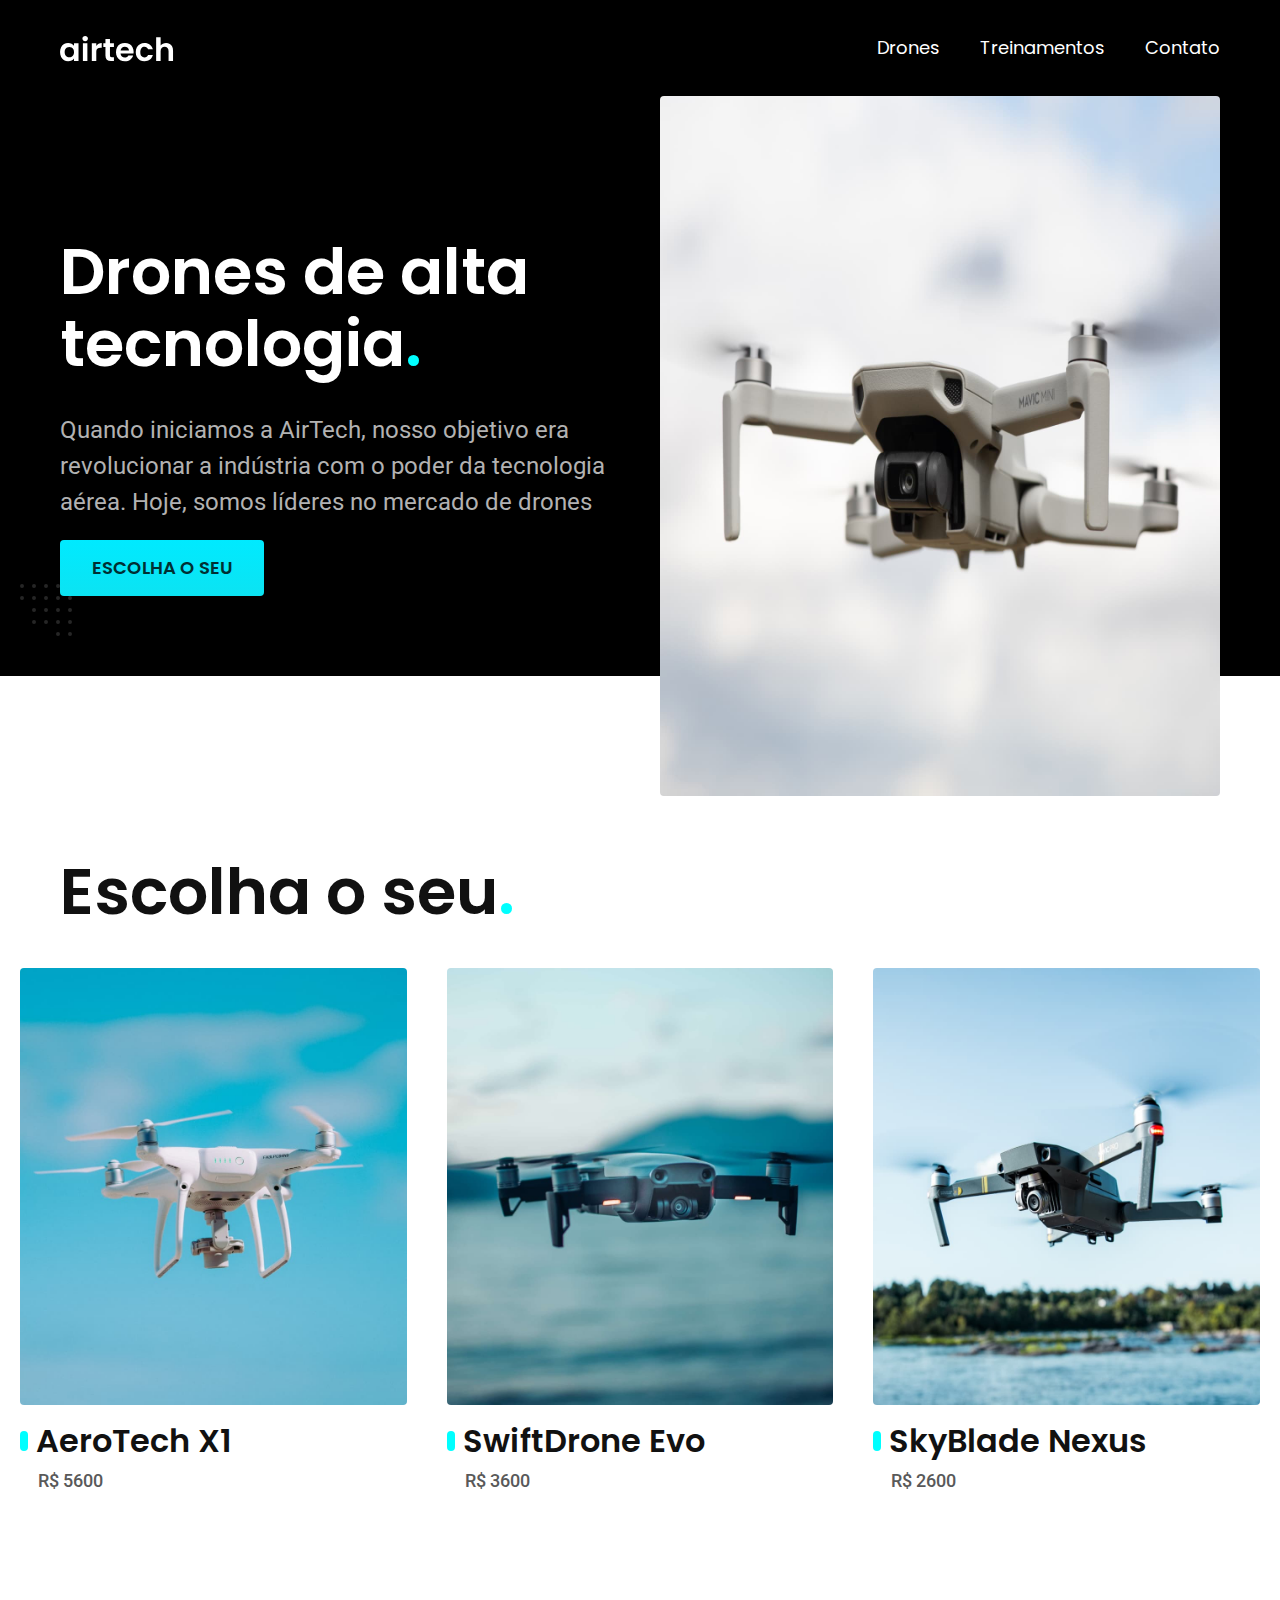
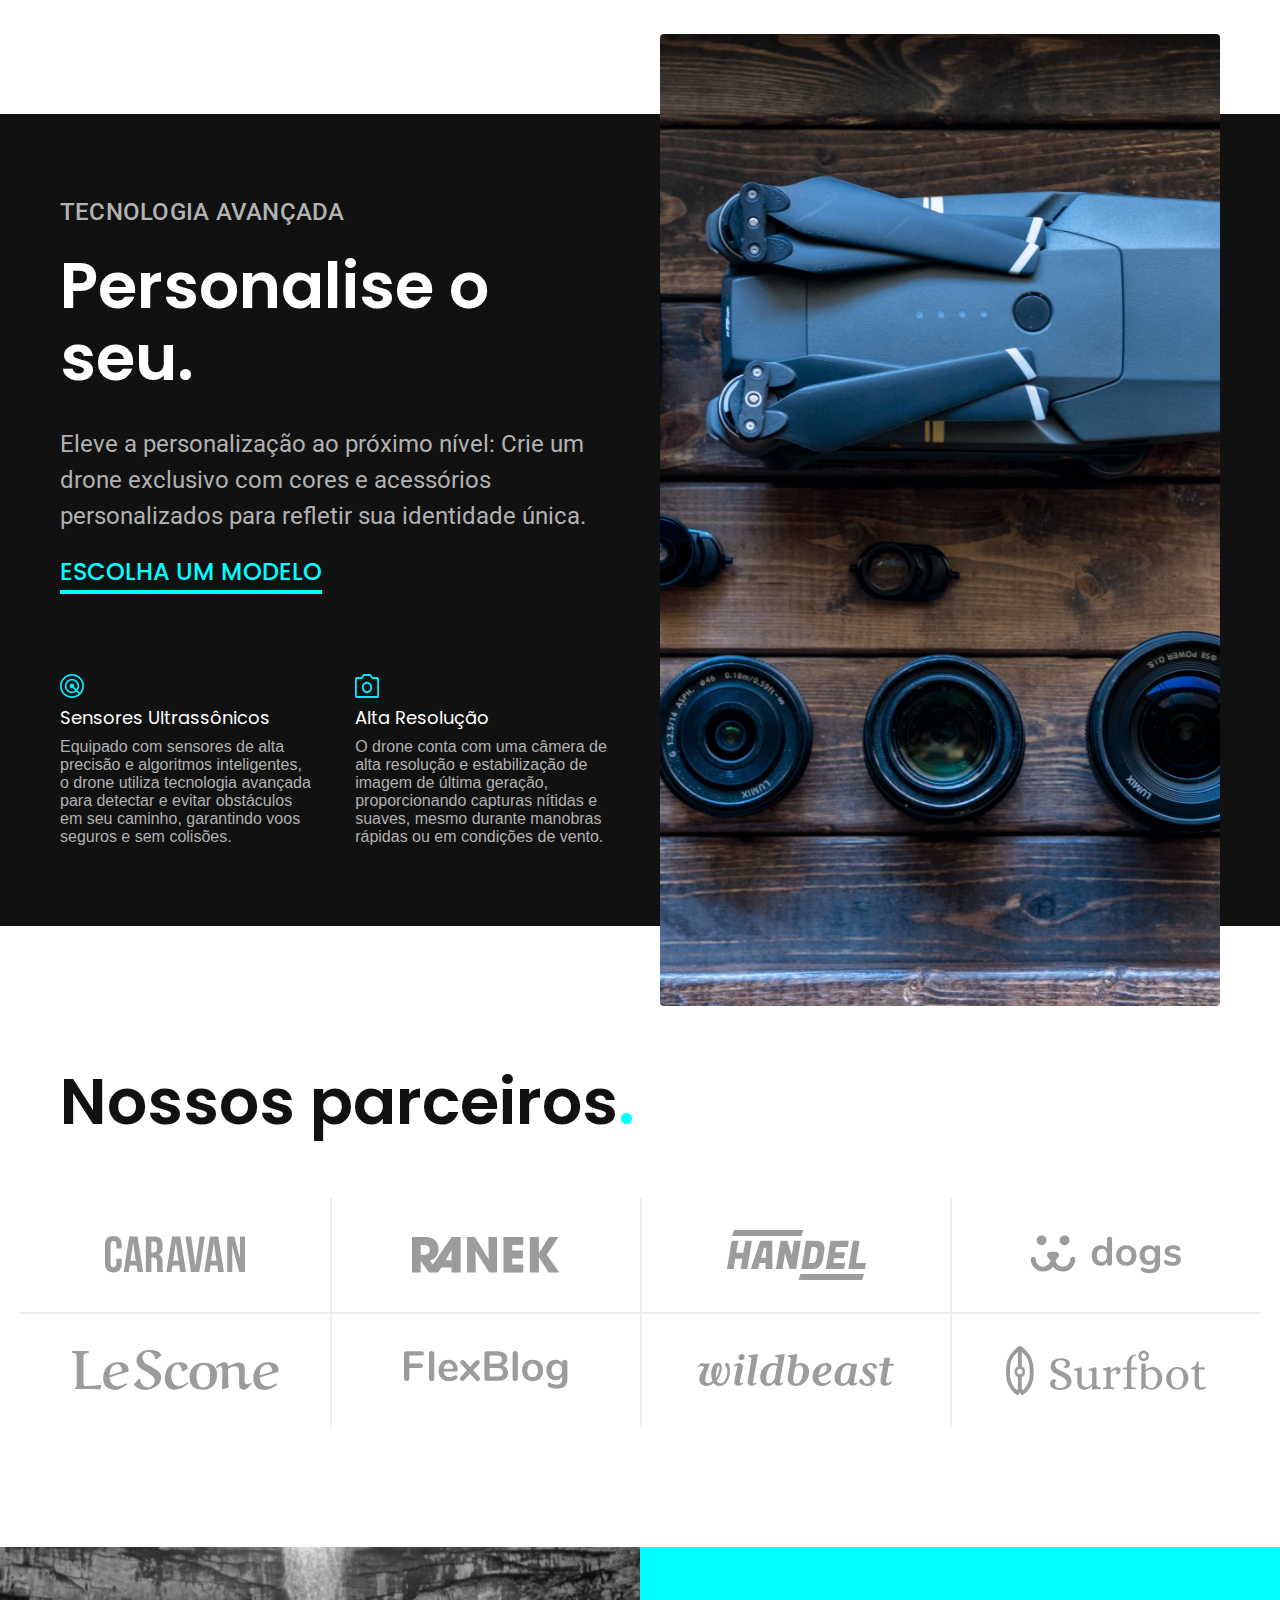
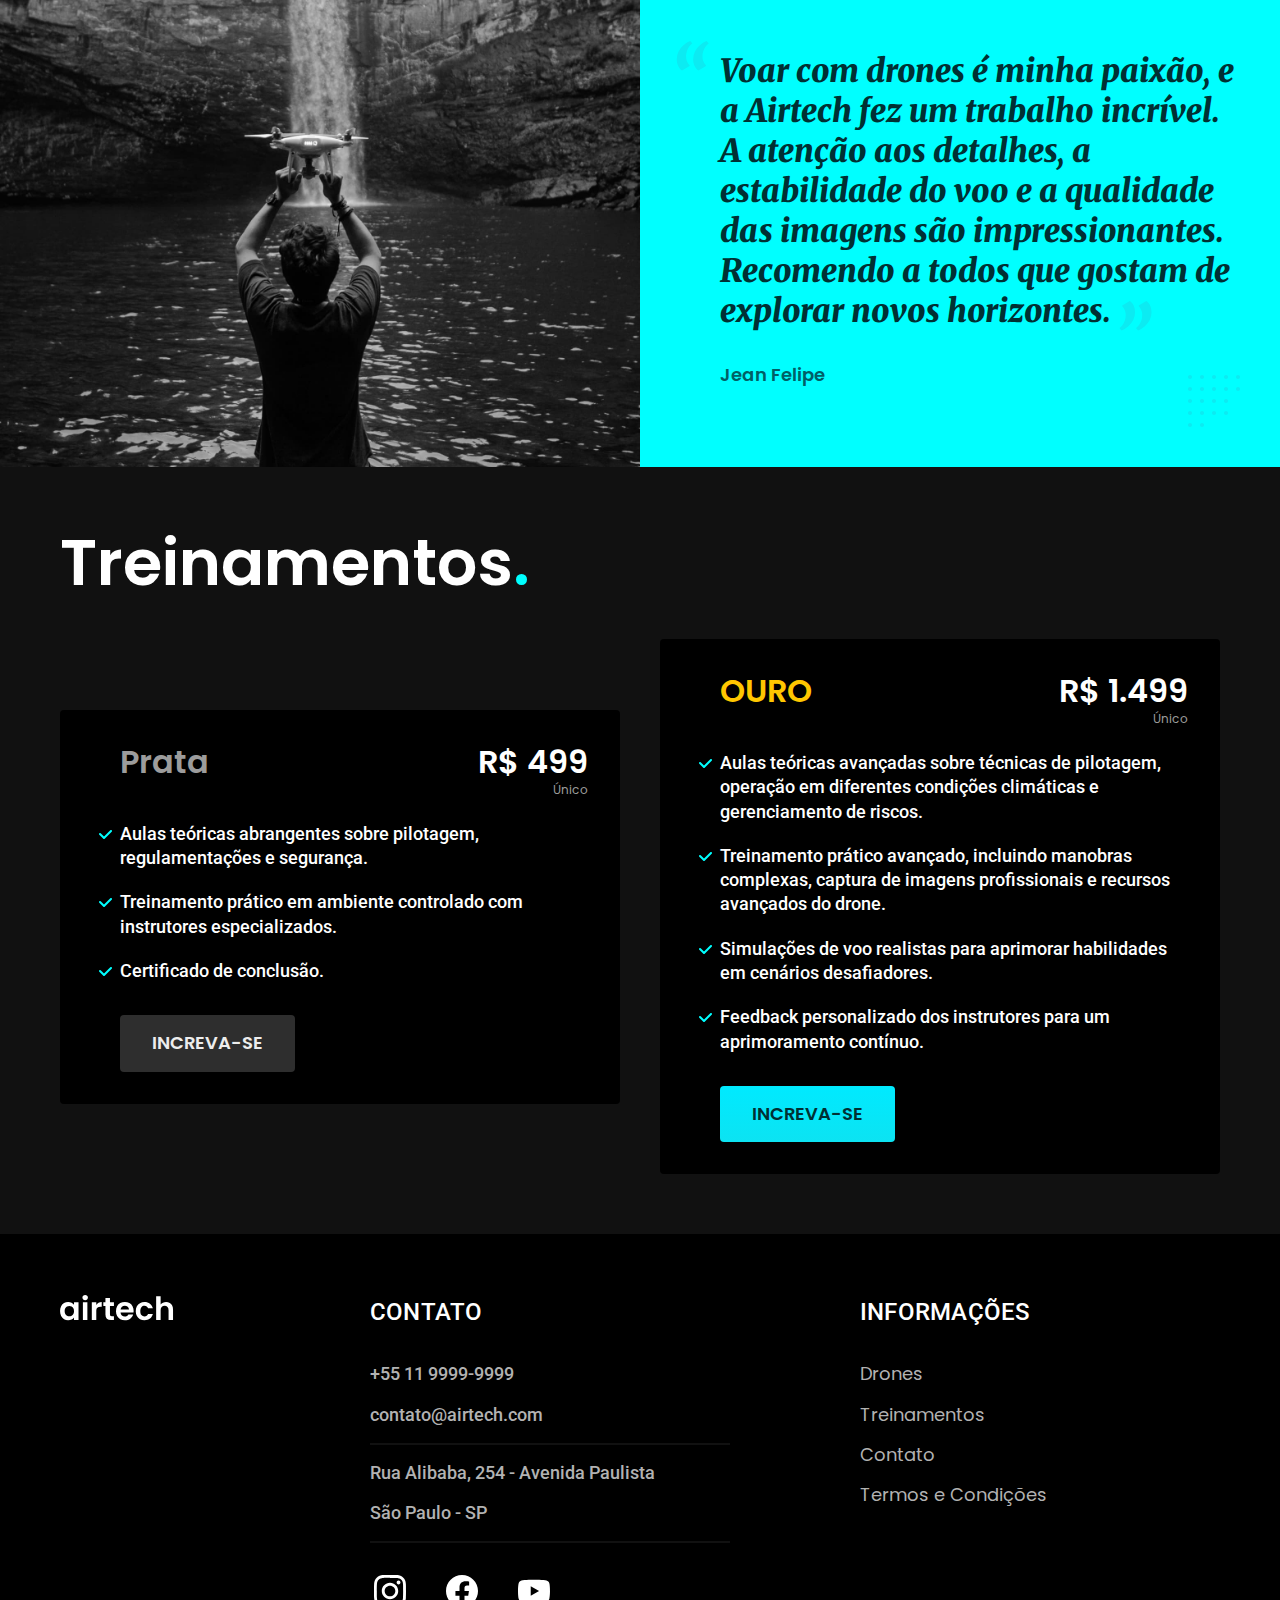
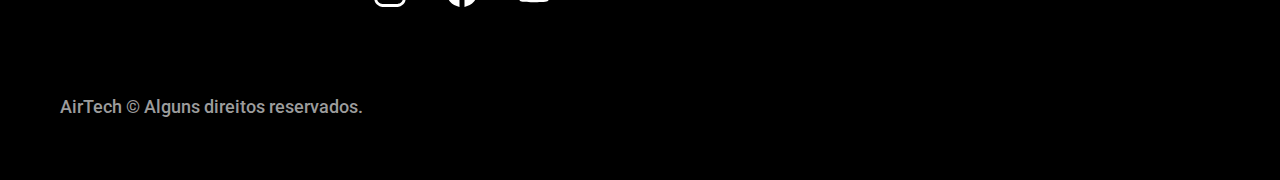
<file: index.html>
<!DOCTYPE html>

<!DOCTYPE html>
<html lang="pt-br">
  <head>
    <meta charset="UTF-8" />
    <meta name="viewport" content="width=device-width, initial-scale=1.0" />
    <title>Airtech - Drones de Alta Tecnologia</title>
    <meta
      name="description"
      content="Quando iniciamos a AirTech, nosso objetivo era revolucionar a indústria com o poder da tecnologia aérea. Hoje, somos líderes no mercado de drones "
    />

    <link rel="icon" href="./favicon.svg?v=2" type="image/svg+xml" />
    <link rel="preload" href="./css/style.min.css" as="styel" />
    <link rel="stylesheet" href="./css/style.min.css" />

    <script>
      document.documentElement.classList.add("js");
    </script>
  </head>

  <link rel="preconnect" href="https://fonts.googleapis.com" />
  <link rel="preconnect" href="https://fonts.gstatic.com" crossorigin />
  <link
    href="https://fonts.googleapis.com/css2?family=Merriweather:ital,wght@1,900&family=Poppins:wght@400;600&family=Roboto:wght@400;500&display=swap"
    rel="stylesheet"
  />

  <body>
    <header class="header-bg">
      <div class="header container">
        <a href="./">
          <img src="./img/airtech.svg" width="114" height="27" alt="airtech" />
        </a>

        <nav aria-label="primaria">
          <ul class="header-menu font-1-m cor-0">
            <li><a href="./drones.html">Drones</a></li>
            <li><a href="./treinamentos.html">Treinamentos</a></li>
            <li><a href="./contato.html">Contato</a></li>
          </ul>
        </nav>
      </div>
    </header>

    <main class="introducao-bg">
      <div class="introducao container">
        <div class="introducao-conteudo">
          <h1 class="font-1-xxl cor-0 fadeInDown" data-anime="200">
            Drones de alta tecnologia<span class="cor-p1">.</span>
          </h1>
          <p class="font-2-l cor-5 fadeInDown" data-anime="400">
            Quando iniciamos a AirTech, nosso objetivo era revolucionar a
            indústria com o poder da tecnologia aérea. Hoje, somos líderes no
            mercado de drones
          </p>
          <a class="botao fadeInDown" data-anime="600" href="./drones.html"
            >Escolha o seu</a
          >
        </div>
        <picture data-anime="800" class="fadeInDown">
          <source
            media="(max-width: 800px)"
            srcset="./img/Drones/aerotech.jpg"
          />
          <img
            src="./img/fotos/introducao.jpg"
            width="1280"
            height="1600"
            alt="Drone tecnologico"
          />
        </picture>
      </div>
    </main>

    <article class="drones-lista">
      <h2 class="container font-1-xxl">
        Escolha o seu<span class="cor-p1">.</span>
      </h2>

      <ul>
        <li>
          <a href="./drones/aerotech.html">
            <img
              src="./img/Drones/aerotech1.jpg"
              height="920"
              width="1040"
              alt="Drone aerotech"
            />
            <h3 class="font-1-xl">AeroTech X1</h3>
            <span class="font-2-m cor-8">R$ 5600</span>
          </a>
        </li>
        <li>
          <a href="./drones/swiftdrone.html">
            <img
              src="./img/Drones/swiftdrone-home.jpg"
              height="920"
              width="1040"
              alt="Drone SwiftDrone Evo"
            />
            <h3 class="font-1-xl">SwiftDrone Evo</h3>
            <span class="font-2-m cor-8">R$ 3600</span>
          </a>
        </li>
        <li>
          <a href="./drones/skyblade.html">
            <img
              src="./img/Drones/skyblade-home.jpg"
              height="920"
              width="1040"
              alt="Drone SkyBlade Nexus"
            />
            <h3 class="font-1-xl">SkyBlade Nexus</h3>
            <span class="font-2-m cor-8">R$ 2600</span>
          </a>
        </li>
      </ul>
    </article>

    <article class="tecnologia-bg">
      <div class="tecnologia container">
        <div class="tecnologia-conteudo">
          <span class="font-2-l-b cor-5">Tecnologia Avançada</span>
          <h2 class="font-1-xxl cor-0">Personalise o seu.</h2>
          <p class="font-2-l cor-5">
            Eleve a personalização ao próximo nível: Crie um drone exclusivo com
            cores e acessórios personalizados para refletir sua identidade
            única.
          </p>
          <a class="link" href="./drones.html">Escolha um modelo</a>
          <div class="tecnologia-vantagens">
            <div>
              <img src="./img/icones/radar.svg" width="24" height="24" alt="" />
              <h3 class="font-1-m cor-0">Sensores Ultrassônicos</h3>
              <p class="font-2s cor-5">
                Equipado com sensores de alta precisão e algoritmos
                inteligentes, o drone utiliza tecnologia avançada para detectar
                e evitar obstáculos em seu caminho, garantindo voos seguros e
                sem colisões.
              </p>
            </div>

            <div>
              <img
                src="./img/icones/camera.svg"
                width="24"
                height="24"
                alt=""
              />
              <h3 class="font-1-m cor-0">Alta Resolução</h3>
              <p class="font-2s cor-5">
                O drone conta com uma câmera de alta resolução e estabilização
                de imagem de última geração, proporcionando capturas nítidas e
                suaves, mesmo durante manobras rápidas ou em condições de vento.
              </p>
            </div>
          </div>
        </div>
        <div class="tecnologia-imagem">
          <img
            src="./img/fotos/tecnologia.jpg"
            width="1200"
            height="1920"
            alt=""
          />
        </div>
      </div>
    </article>

    <section class="parceiros" aria-label="Nossos parceiros">
      <h2 class="container font-1-xxl">
        Nossos parceiros<span class="cor-p1">.</span>
      </h2>

      <ul>
        <li>
          <img
            src="./img/parceiros/caravan.svg"
            width="140"
            height="38"
            alt="caravan"
          />
        </li>
        <li>
          <img
            src="./img/parceiros/ranek.svg"
            width="148"
            height="36"
            alt="ranek"
          />
        </li>
        <li>
          <img src="./img/parceiros/handel.svg" width="139" height="50"
          alt=handel">
        </li>
        <li>
          <img
            src="./img/parceiros/dogs.svg"
            width="152"
            height="39"
            alt="dogs"
          />
        </li>
        <li>
          <img
            src="./img/parceiros/lescone.svg"
            width="208"
            height="41"
            alt="lesccone"
          />
        </li>
        <li>
          <img
            src="./img/parceiros/flexblog.svg"
            width="164"
            height="38"
            alt="flexblog"
          />
        </li>
        <li>
          <img
            src="./img/parceiros/wildbeast.svg"
            width="196"
            height="34"
            alt="wildbeast"
          />
        </li>
        <li>
          <img
            src="./img/parceiros/surfbot.svg"
            width="200"
            height="49"
            alt="surfbot"
          />
        </li>
      </ul>
    </section>

    <section class="depoimento" aria-label="Depoimento">
      <div>
        <img
          src="./img/fotos/depoimento.jpg"
          width="1560"
          height="1360"
          alt="Pessoa Segurando um Drone AeroTech X1"
        />
      </div>
      <div class="depoimento-conteudo">
        <blockquote class="font-1-xl cor-p5">
          <p>
            Voar com drones é minha paixão, e a Airtech fez um trabalho
            incrível. A atenção aos detalhes, a estabilidade do voo e a
            qualidade das imagens são impressionantes. Recomendo a todos que
            gostam de explorar novos horizontes.
          </p>
        </blockquote>
        <span class="font-1-m-b cor-p4">Jean Felipe</span>
      </div>
    </section>

    <article class="treinamentos-bg">
      <div class="treinamentos container">
        <h2 class="font-1-xxl cor-0">
          Treinamentos<span class="cor-p1">.</span>
        </h2>
        <div class="treinamentos-item">
          <h3 class="font-1-xl cor-6">Prata</h3>
          <span class="font-1-xl cor-0"
            >R$ 499 <span class="font-1-xs cor-6">Único</span></span
          >
          <ul class="font-2-m cor-0">
            <li>
              Aulas teóricas abrangentes sobre pilotagem, regulamentações e
              segurança.
            </li>
            <li>
              Treinamento prático em ambiente controlado com instrutores
              especializados.
            </li>
            <li>Certificado de conclusão.</li>
          </ul>
          <a class="botao secundario" href="./orcamento.html?tipo=treinamento&produto=prata">Increva-se</a>
        </div>

        <div class="treinamentos-item">
          <h3 class="font-1-xl cor-p0">OURO</h3>
          <span class="font-1-xl cor-0"
            >R$ 1.499 <span class="font-1-xs cor-6">Único</span></span
          >
          <ul class="font-2-m cor-0">
            <li>
              Aulas teóricas avançadas sobre técnicas de pilotagem, operação em
              diferentes condições climáticas e gerenciamento de riscos.
            </li>
            <li>
              Treinamento prático avançado, incluindo manobras complexas,
              captura de imagens profissionais e recursos avançados do drone.
            </li>
            <li>
              Simulações de voo realistas para aprimorar habilidades em cenários
              desafiadores.
            </li>
            <li>
              Feedback personalizado dos instrutores para um aprimoramento
              contínuo.
            </li>
          </ul>
          <a class="botao" href="./orcamento.html?tipo=treinamento&produto=ouro">Increva-se</a>
        </div>
      </div>
    </article>

    <footer class="footer-bg">
      <div class="footer container">
        <img src="./img/airtech.svg" width="114" height="27" alt="airtech" />
        <div class="footer-contato">
          <h3 class="font-2-l-b cor-0">Contato</h3>
          <ul class="font-2-m cor-5">
            <li><a href="tel: +551199999999">+55 11 9999-9999</a></li>
            <li>
              <a href="mailto:contato@airtech.com ">contato@airtech.com</a>
            </li>
            <li>Rua Alibaba, 254 - Avenida Paulista</li>
            <li>São Paulo - SP</li>
          </ul>
          <div class="footer-rede">
            <a href=""
              ><img
                src="./img/redes/instagram.svg"
                width="40"
                height="40"
                alt="Instagram"
              />
            </a>
            <a href=""
              ><img
                src="./img/redes/facebook.svg"
                width="40"
                height="40"
                alt="Facebook"
              />
            </a>
            <a href=""
              ><img
                src="./img/redes/youtube.svg"
                width="40"
                height="40"
                alt="Youtube"
              />
            </a>
          </div>
        </div>
        <div class="footer-informacoes">
          <h3 class="font-2-l-b cor-0">Informações</h3>
          <nav>
            <ul class="font-1-m cor-5">
              <li><a href="./drones.html">Drones</a></li>
              <li><a href="./treinamentos.html">Treinamentos</a></li>
              <li><a href="./contato.html">Contato</a></li>
              <li><a href="./termos.html">Termos e Condições</a></li>
            </ul>
          </nav>
        </div>
        <p class="footer-copy font-2-m cor-6">
          AirTech © Alguns direitos reservados.
        </p>
      </div>
    </footer>

    <script src="./js/plugins/simple-anime.js"></script>
    <script src="./js/script.js"></script>
  </body>
</html>
</file>
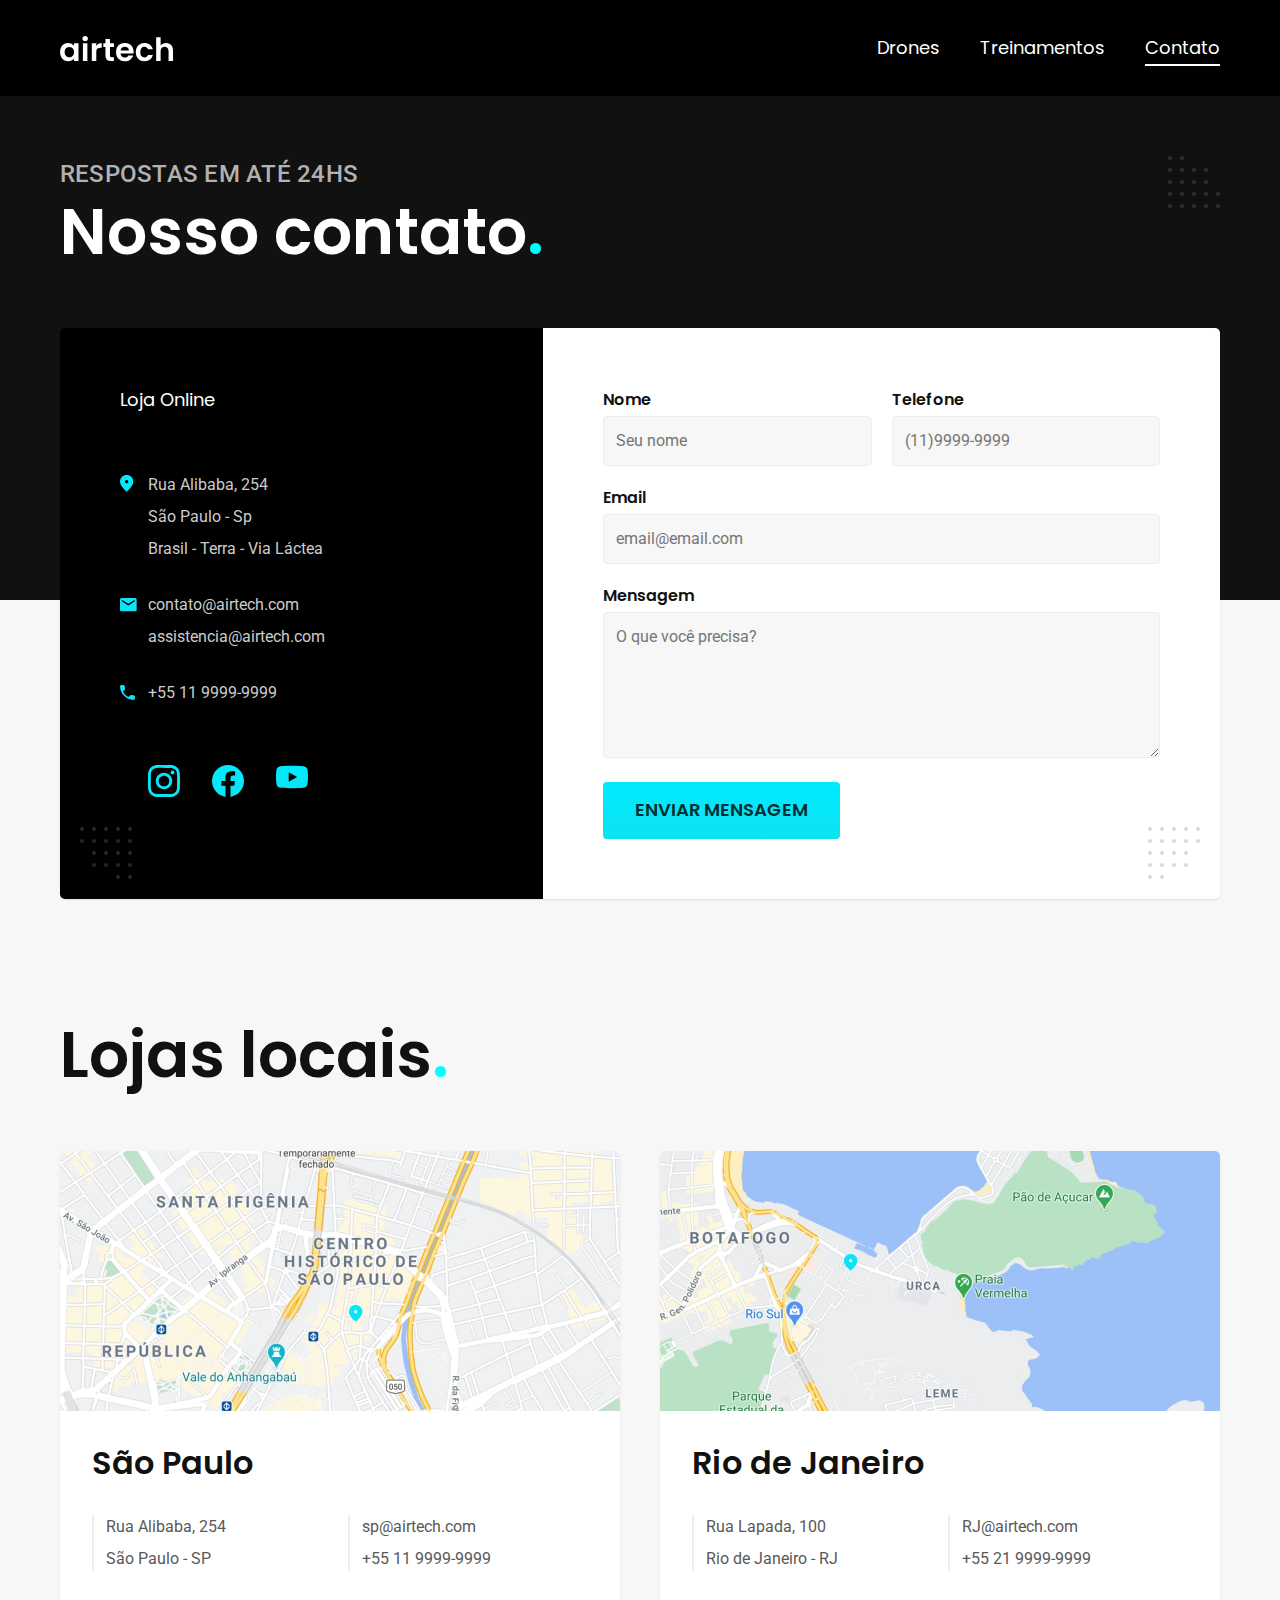
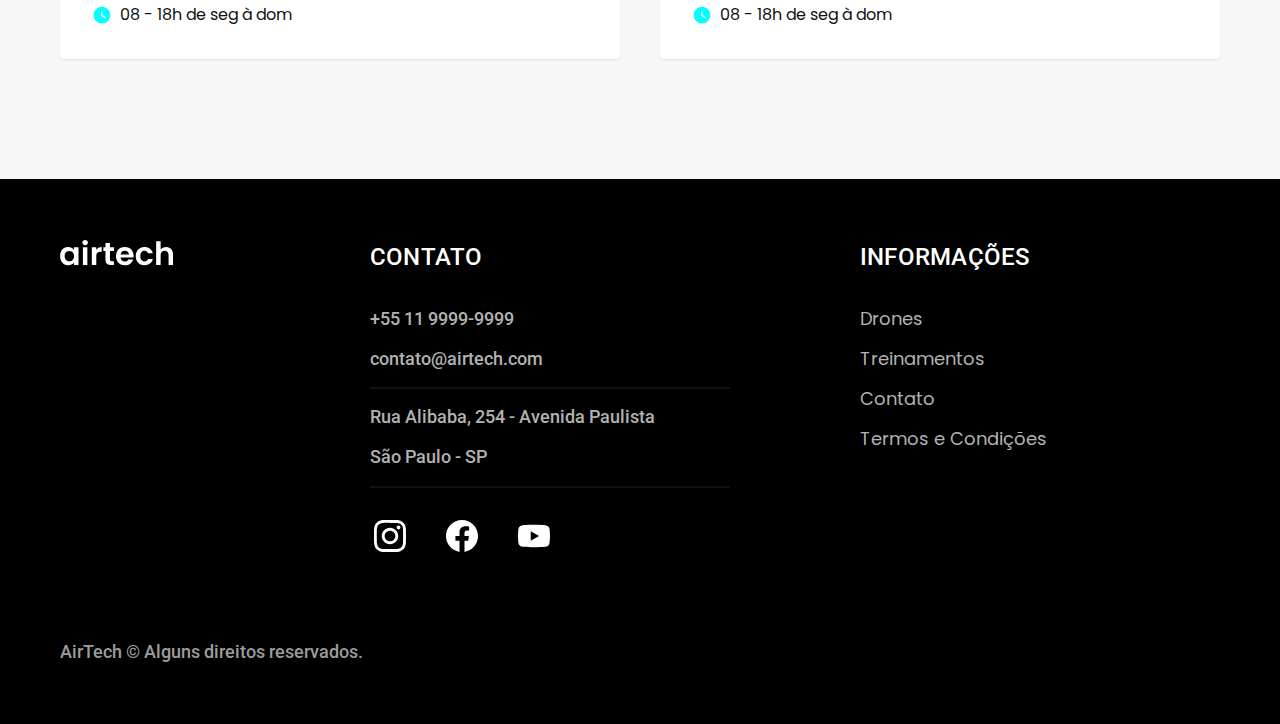
<file: contato.html>
<!DOCTYPE html>

<!DOCTYPE html>
<html lang="pt-br">
  <head>
    <meta charset="UTF-8" />
    <meta name="viewport" content="width=device-width, initial-scale=1.0" />
    <title>Contato | Airtech</title>
    <meta name="description" content="Termos e Condições" />

    <link rel="icon" href="./favicon.svg?v=2" type="image/svg+xml" />
    <link rel="preload" href="./css/style.min.css" as="styel" />
    <link rel="stylesheet" href="./css/style.min.css" />
    <script>
      document.documentElement.classList.add("js");
    </script>
  </head>

  <link rel="preconnect" href="https://fonts.googleapis.com" />
  <link rel="preconnect" href="https://fonts.gstatic.com" crossorigin />
  <link
    href="https://fonts.googleapis.com/css2?family=Merriweather:ital,wght@1,900&family=Poppins:wght@400;600&family=Roboto:wght@400;500&display=swap"
    rel="stylesheet"
  />

  <body id="contato">
    <header class="header-bg">
      <div class="header container">
        <a href="./">
          <img src="./img/airtech.svg" alt="airtech" width="114" height="27" />
        </a>

        <nav aria-label="primaria">
          <ul class="header-menu font-1-m cor-0">
            <li><a href="./drones.html">Drones</a></li>
            <li><a href="./treinamentos.html">Treinamentos</a></li>
            <li><a href="./contato.html">Contato</a></li>
          </ul>
        </nav>
      </div>
    </header>

    <main>
      <div class="titulo-bg">
        <div class="titulo container">
          <p class="font-2-l-b cor-5">Respostas em até 24hs</p>
          <h1 class="font-1-xxl cor-0">
            Nosso contato<span class="cor-p1">.</span>
          </h1>
        </div>
      </div>

      <div class="contato container">
        <section class="contato-dados" aria-label="Endereço">
          <h2 class="font-1-m cor-0">Loja Online</h2>
          <div class="contato-endereco font-2-s cor-4">
            <p>Rua Alibaba, 254</p>
            <p>São Paulo - Sp</p>
            <p>Brasil - Terra - Via Láctea</p>
          </div>
          <address class="contato-meios font-2-s cor-4">
            <a href="mailto:contato@airtech.com ">contato@airtech.com</a>
            <a href="mailto:assistencia@airtech.com "
              >assistencia@airtech.com</a
            >
            <a href="tel: +551199999999">+55 11 9999-9999</a>
          </address>
          <div class="contato-redes">
            <a href=""
              ><img
                src="./img/redes/instagram-p.svg"
                alt="Instagram"
                width="32"
                height="32"
              />
            </a>
            <a href=""
              ><img
                src="./img/redes/facebook-p.svg"
                alt="Facebook"
                width="32"
                height="32"
              />
            </a>
            <a href=""
              ><img
                src="./img/redes/youtube-p.svg"
                alt="Youtube"
                width="32"
                height="32"
              />
            </a>
          </div>
        </section>

        <section class="contato-formulario" aria-label="Formulário">
          <form class="form" action="./contato.html">
            <div>
              <label for="nome">Nome</label>
              <input type="text" id="nome" name="nome" placeholder="Seu nome" />
            </div>
            <div>
              <label for="telefone">Telefone</label>
              <input
                type="text"
                id="telefone"
                name="telefone"
                placeholder="(11)9999-9999"
              />
            </div>
            <div class="col-2">
              <label for="email">Email</label>
              <input
                type="email"
                id="email"
                name="email"
                placeholder="email@email.com"
              />
            </div>
            <div class="col-2">
              <label for="mensagem">Mensagem</label>
              <textarea
                rows="5"
                type="mensagem"
                id="mensagem"
                name="mensagem"
                placeholder="O que você precisa?"
              ></textarea>
            </div>
            <button class="botao col-2">Enviar Mensagem</button>
          </form>
        </section>
      </div>
    </main>

    <article class="lojas container">
      <h2 class="font-1-xxl">Lojas locais<span class="cor-p1">.</span></h2>
      <div class="lojas-item">
        <img
          src="./img/lojas/sp.jpg"
          width="1120"
          height="520"
          alt="Mapa marcando o Endereço Rua Alibaba, 254 - São Paulo"
        />
        <div class="lojas-conteudo">
          <h3 class="font-1-xl">São Paulo</h3>
          <div class="lojas-dados font-2-s cor-8">
            <p>Rua Alibaba, 254</p>
            <p>São Paulo - SP</p>
          </div>
          <div class="lojas-dados font-2-s cor-8">
            <a href="mailto:sp@airtech.com ">sp@airtech.com</a>
            <a href="tel: +551199999999">+55 11 9999-9999</a>
          </div>
          <p class="lojas-tempo font-1-s">
            <img
              src="./img/icones/horario.svg"
              alt=""
              width="20"
              height="20"
            />08 - 18h de seg à dom
          </p>
        </div>
      </div>

      <div class="lojas-item">
        <img
          src="./img/lojas/rj.jpg"
          width="1120"
          height="550"
          alt="Mapa marcando o Endereço Rua Lapada, 100 - Rio de Janeiro"
        />
        <div class="lojas-conteudo">
          <h3 class="font-1-xl">Rio de Janeiro</h3>
          <div class="lojas-dados font-2-s cor-8">
            <p>Rua Lapada, 100</p>
            <p>Rio de Janeiro - RJ</p>
          </div>
          <div class="lojas-dados font-2-s cor-8">
            <a href="mailto:RJ@airtech.com ">RJ@airtech.com</a>
            <a href="tel: +552199999999">+55 21 9999-9999</a>
          </div>
          <p class="lojas-tempo font-1-s">
            <img
              src="./img/icones/horario.svg"
              width="20"
              height="20"
              alt=""
            />08 - 18h de seg à dom
          </p>
        </div>
      </div>
    </article>

    <footer class="footer-bg">
      <div class="footer container">
        <img src="./img/airtech.svg" alt="airtech" width="114" height="27" />
        <div class="footer-contato">
          <h3 class="font-2-l-b cor-0">Contato</h3>
          <ul class="font-2-m cor-5">
            <li><a href="tel: +551199999999">+55 11 9999-9999</a></li>
            <li>
              <a href="mailto:contato@airtech.com ">contato@airtech.com</a>
            </li>
            <li>Rua Alibaba, 254 - Avenida Paulista</li>
            <li>São Paulo - SP</li>
          </ul>
          <div class="footer-rede">
            <a href=""
              ><img
                src="./img/redes/instagram.svg"
                alt="Instagram"
                width="40"
                height="40"
              />
            </a>
            <a href=""
              ><img
                src="./img/redes/facebook.svg"
                alt="Facebook"
                width="40"
                height="40"
              />
            </a>
            <a href=""
              ><img
                src="./img/redes/youtube.svg"
                alt="Youtube"
                width="40"
                height="40"
              />
            </a>
          </div>
        </div>
        <div class="footer-informacoes">
          <h3 class="font-2-l-b cor-0">Informações</h3>
          <nav>
            <ul class="font-1-m cor-5">
              <li><a href="./drones.html">Drones</a></li>
              <li><a href="./treinamentos.html">Treinamentos</a></li>
              <li><a href="./contato.html">Contato</a></li>
              <li><a href="./termos.html">Termos e Condições</a></li>
            </ul>
          </nav>
        </div>
        <p class="footer-copy font-2-m cor-6">
          AirTech © Alguns direitos reservados.
        </p>
      </div>
    </footer>
    <script src="./js/script.js"></script>
  </body>
</html>
</file>
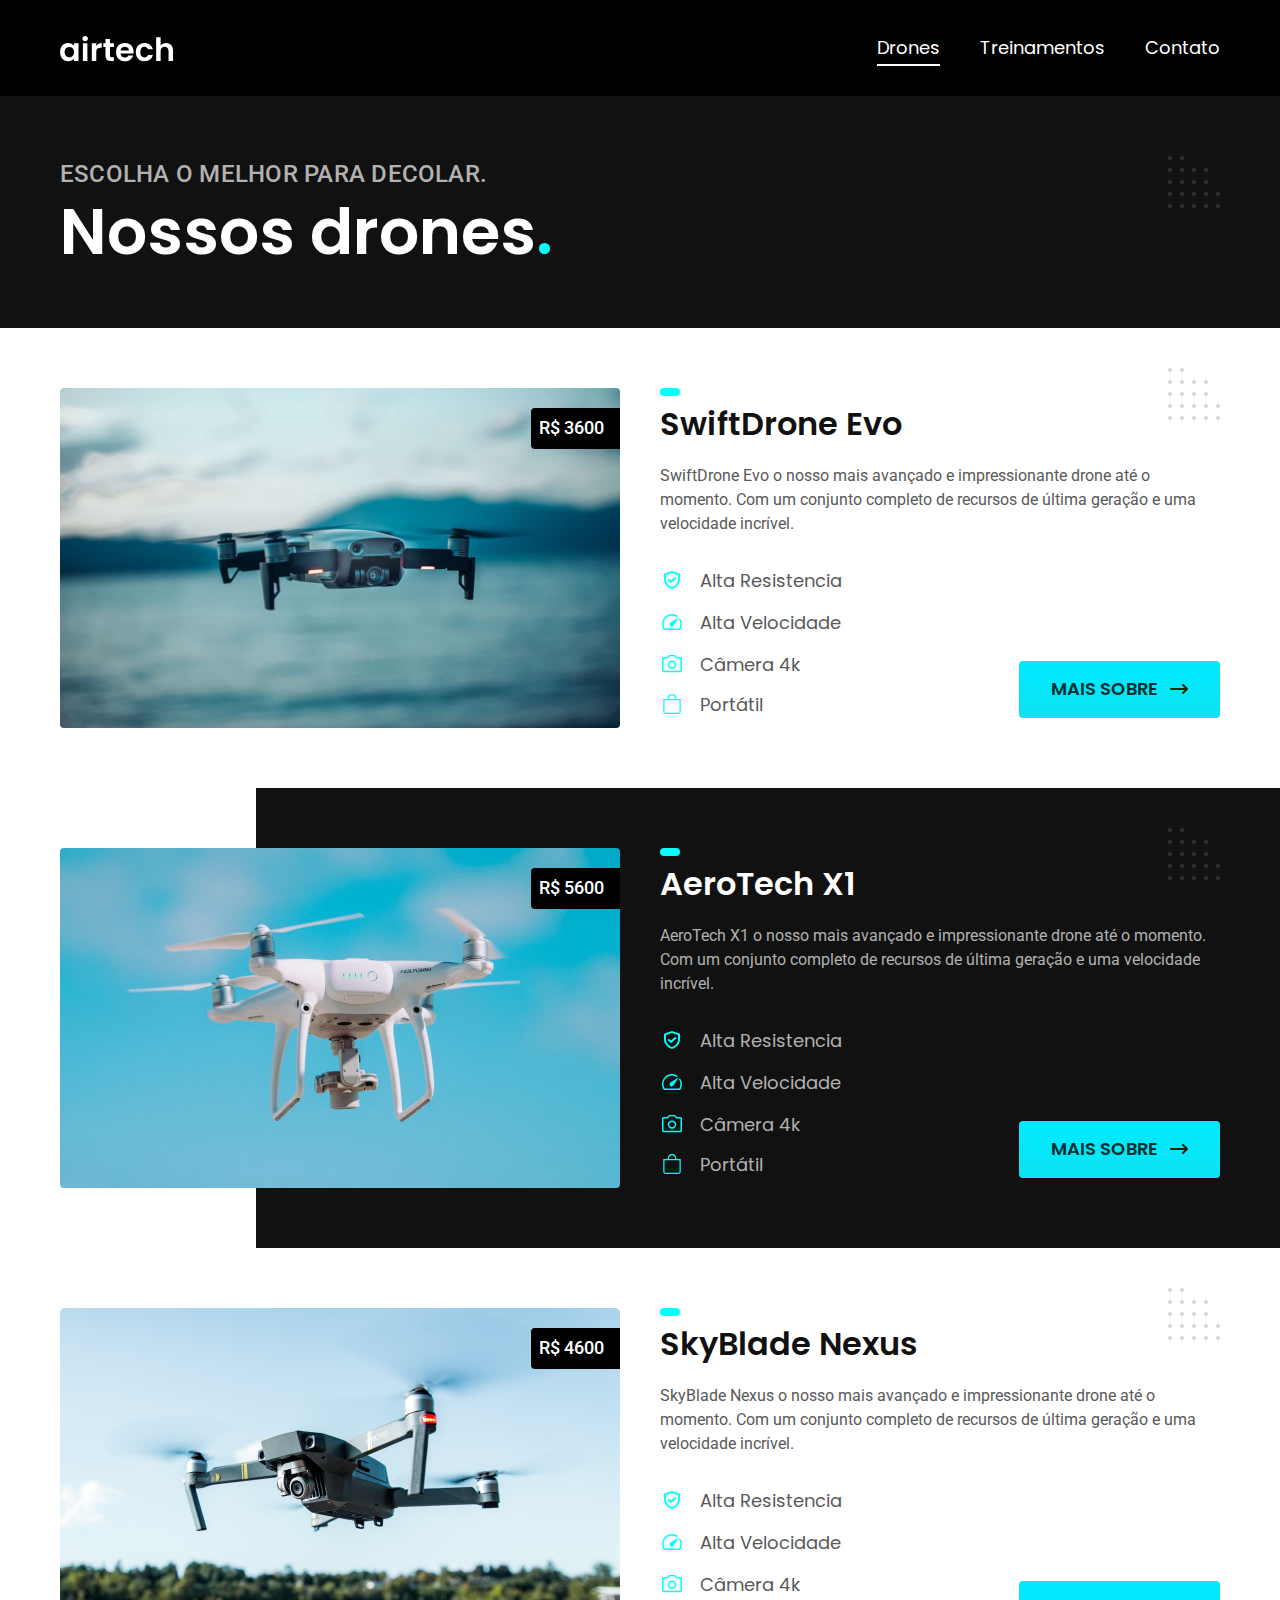
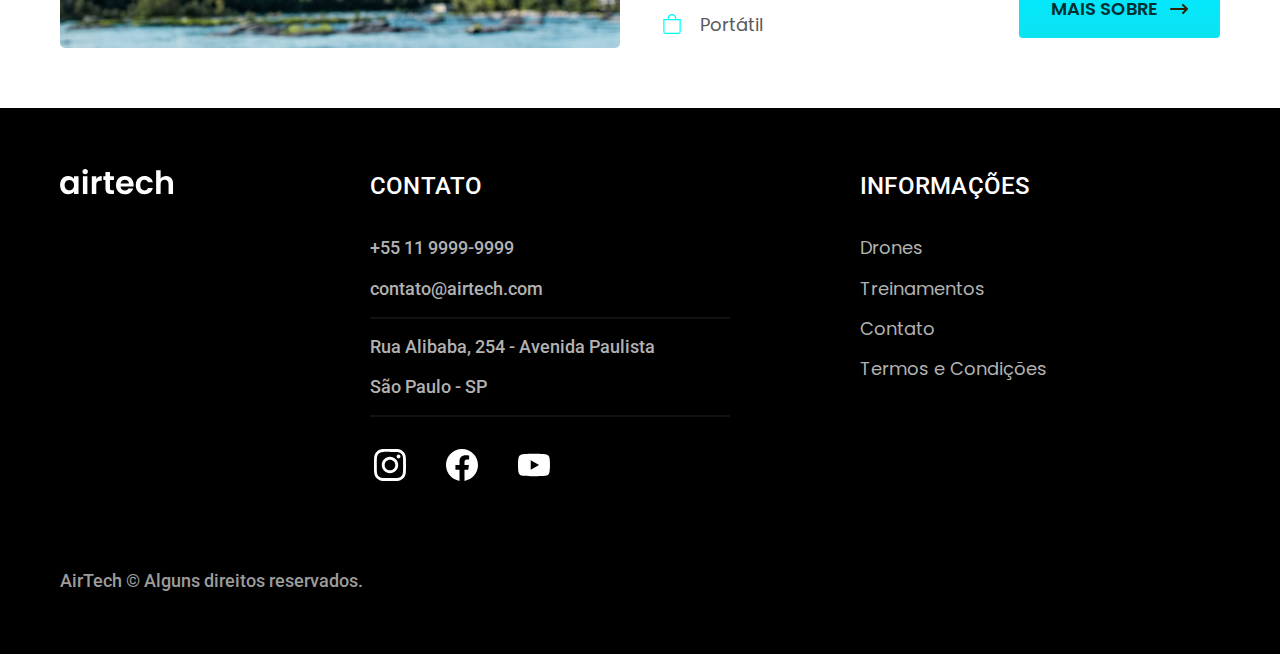
<file: drones.html>
<!DOCTYPE html>

<!DOCTYPE html>
<html lang="pt-br">
  <head>
    <meta charset="UTF-8" />
    <meta name="viewport" content="width=device-width, initial-scale=1.0" />
    <title>Drones | Airtech</title>
    <meta name="description" content="Termos e Condições" />

    <link rel="icon" href="./favicon.svg?v=2" type="image/svg+xml" />
    <link rel="preload" href="./css/style.min.css" as="styel" />
    <link rel="stylesheet" href="./css/style.min.css" />
    <script>
      document.documentElement.classList.add("js");
    </script>
  </head>

  <link rel="preconnect" href="https://fonts.googleapis.com" />
  <link rel="preconnect" href="https://fonts.gstatic.com" crossorigin />
  <link
    href="https://fonts.googleapis.com/css2?family=Merriweather:ital,wght@1,900&family=Poppins:wght@400;600&family=Roboto:wght@400;500&display=swap"
    rel="stylesheet"
  />

  <body id="drones">
    <header class="header-bg">
      <div class="header container">
        <a href="./">
          <img src="./img/airtech.svg" alt="airtech" width="114" height="27" />
        </a>

        <nav aria-label="primaria">
          <ul class="header-menu font-1-m cor-0">
            <li><a href="./drones.html">Drones</a></li>
            <li><a href="./treinamentos.html">Treinamentos</a></li>
            <li><a href="./contato.html">Contato</a></li>
          </ul>
        </nav>
      </div>
    </header>

    <main>
      <div class="titulo-bg">
        <div class="titulo container">
          <p class="font-2-l-b cor-5">Escolha o melhor para decolar.</p>
          <h1 class="font-1-xxl cor-0">
            Nossos drones<span class="cor-p1">.</span>
          </h1>
        </div>
      </div>

      <div class="drones container">
        <div class="drones-imagem">
          <img src="./img/Drones/swiftdrone.jpg" alt="Drone" />
          <span class="font-2-m cor-0">R$ 3600</span>
        </div>
        <div class="drones-conteudo">
          <h2 class="font-1-xl">SwiftDrone Evo</h2>
          <p class="font-2-s cor-8">
            SwiftDrone Evo o nosso mais avançado e impressionante drone até o
            momento. Com um conjunto completo de recursos de última geração e
            uma velocidade incrível.
          </p>
          <ul class="font-1-m cor-8">
            <li>
              <img src="./img/icones/escudo1.svg" alt="" />
              Alta Resistencia
            </li>
            <li>
              <img src="./img/icones/velocidade.svg" alt="" />
              Alta Velocidade
            </li>
            <li>
              <img src="./img/icones/camera2.svg" alt="" />
              Câmera 4k
            </li>
            <li>
              <img src="./img/icones/bag1.svg" alt="" />
              Portátil
            </li>
          </ul>
          <a class="botao seta" href="./drones/swiftdrone.html">Mais sobre</a>
        </div>
      </div>

      <div class="drones-bg">
        <div class="drones container">
          <div class="drones-imagem">
            <img src="./img/Drones/aerotech.jpg" alt="Drone" />
            <span class="font-2-m cor-0">R$ 5600</span>
          </div>
          <div class="drones-conteudo">
            <h2 class="font-1-xl cor-0">AeroTech X1</h2>
            <p class="font-2-s cor-5">
              AeroTech X1 o nosso mais avançado e impressionante drone até o
              momento. Com um conjunto completo de recursos de última geração e
              uma velocidade incrível.
            </p>
            <ul class="font-1-m cor-5">
              <li>
                <img src="./img/icones/escudo1.svg" alt="" />
                Alta Resistencia
              </li>
              <li>
                <img src="./img/icones/velocidade.svg" alt="" />
                Alta Velocidade
              </li>
              <li>
                <img src="./img/icones/camera2.svg" alt="" />
                Câmera 4k
              </li>
              <li>
                <img src="./img/icones/bag1.svg" alt="" />
                Portátil
              </li>
            </ul>
            <a class="botao seta" href="./drones/aerotech.html">Mais sobre</a>
          </div>
        </div>
      </div>

      <div class="drones container">
        <div class="drones-imagem">
          <img src="./img/Drones/skyblade.jpg" alt="Drone" />
          <span class="font-2-m cor-0">R$ 4600</span>
        </div>
        <div class="drones-conteudo">
          <h2 class="font-1-xl">SkyBlade Nexus</h2>
          <p class="font-2-s cor-8">
            SkyBlade Nexus o nosso mais avançado e impressionante drone até o
            momento. Com um conjunto completo de recursos de última geração e
            uma velocidade incrível.
          </p>
          <ul class="font-1-m cor-8">
            <li>
              <img src="./img/icones/escudo1.svg" alt="" />
              Alta Resistencia
            </li>
            <li>
              <img src="./img/icones/velocidade.svg" alt="" />
              Alta Velocidade
            </li>
            <li>
              <img src="./img/icones/camera2.svg" alt="" />
              Câmera 4k
            </li>
            <li>
              <img src="./img/icones/bag1.svg" alt="" />
              Portátil
            </li>
          </ul>
          <a class="botao seta" href="./drones/skyblade.html">Mais sobre</a>
        </div>
      </div>
    </main>

    <footer class="footer-bg">
      <div class="footer container">
        <img src="./img/airtech.svg" alt="airtech" />
        <div class="footer-contato">
          <h3 class="font-2-l-b cor-0">Contato</h3>
          <ul class="font-2-m cor-5">
            <li><a href="tel: +551199999999">+55 11 9999-9999</a></li>
            <li>
              <a href="mailto:contato@airtech.com ">contato@airtech.com</a>
            </li>
            <li>Rua Alibaba, 254 - Avenida Paulista</li>
            <li>São Paulo - SP</li>
          </ul>
          <div class="footer-rede">
            <a href=""
              ><img src="./img/redes/instagram.svg" alt="Instagram" />
            </a>
            <a href=""
              ><img src="./img/redes/facebook.svg" alt="Facebook" />
            </a>
            <a href=""><img src="./img/redes/youtube.svg" alt="Youtube" /> </a>
          </div>
        </div>
        <div class="footer-informacoes">
          <h3 class="font-2-l-b cor-0">Informações</h3>
          <nav>
            <ul class="font-1-m cor-5">
              <li><a href="./drones.html">Drones</a></li>
              <li><a href="./treinamentos.html">Treinamentos</a></li>
              <li><a href="./contato.html">Contato</a></li>
              <li><a href="./termos.html">Termos e Condições</a></li>
            </ul>
          </nav>
        </div>
        <p class="footer-copy font-2-m cor-6">
          AirTech © Alguns direitos reservados.
        </p>
      </div>
    </footer>
    <script src="./js/script.js"></script>
  </body>
</html>
</file>
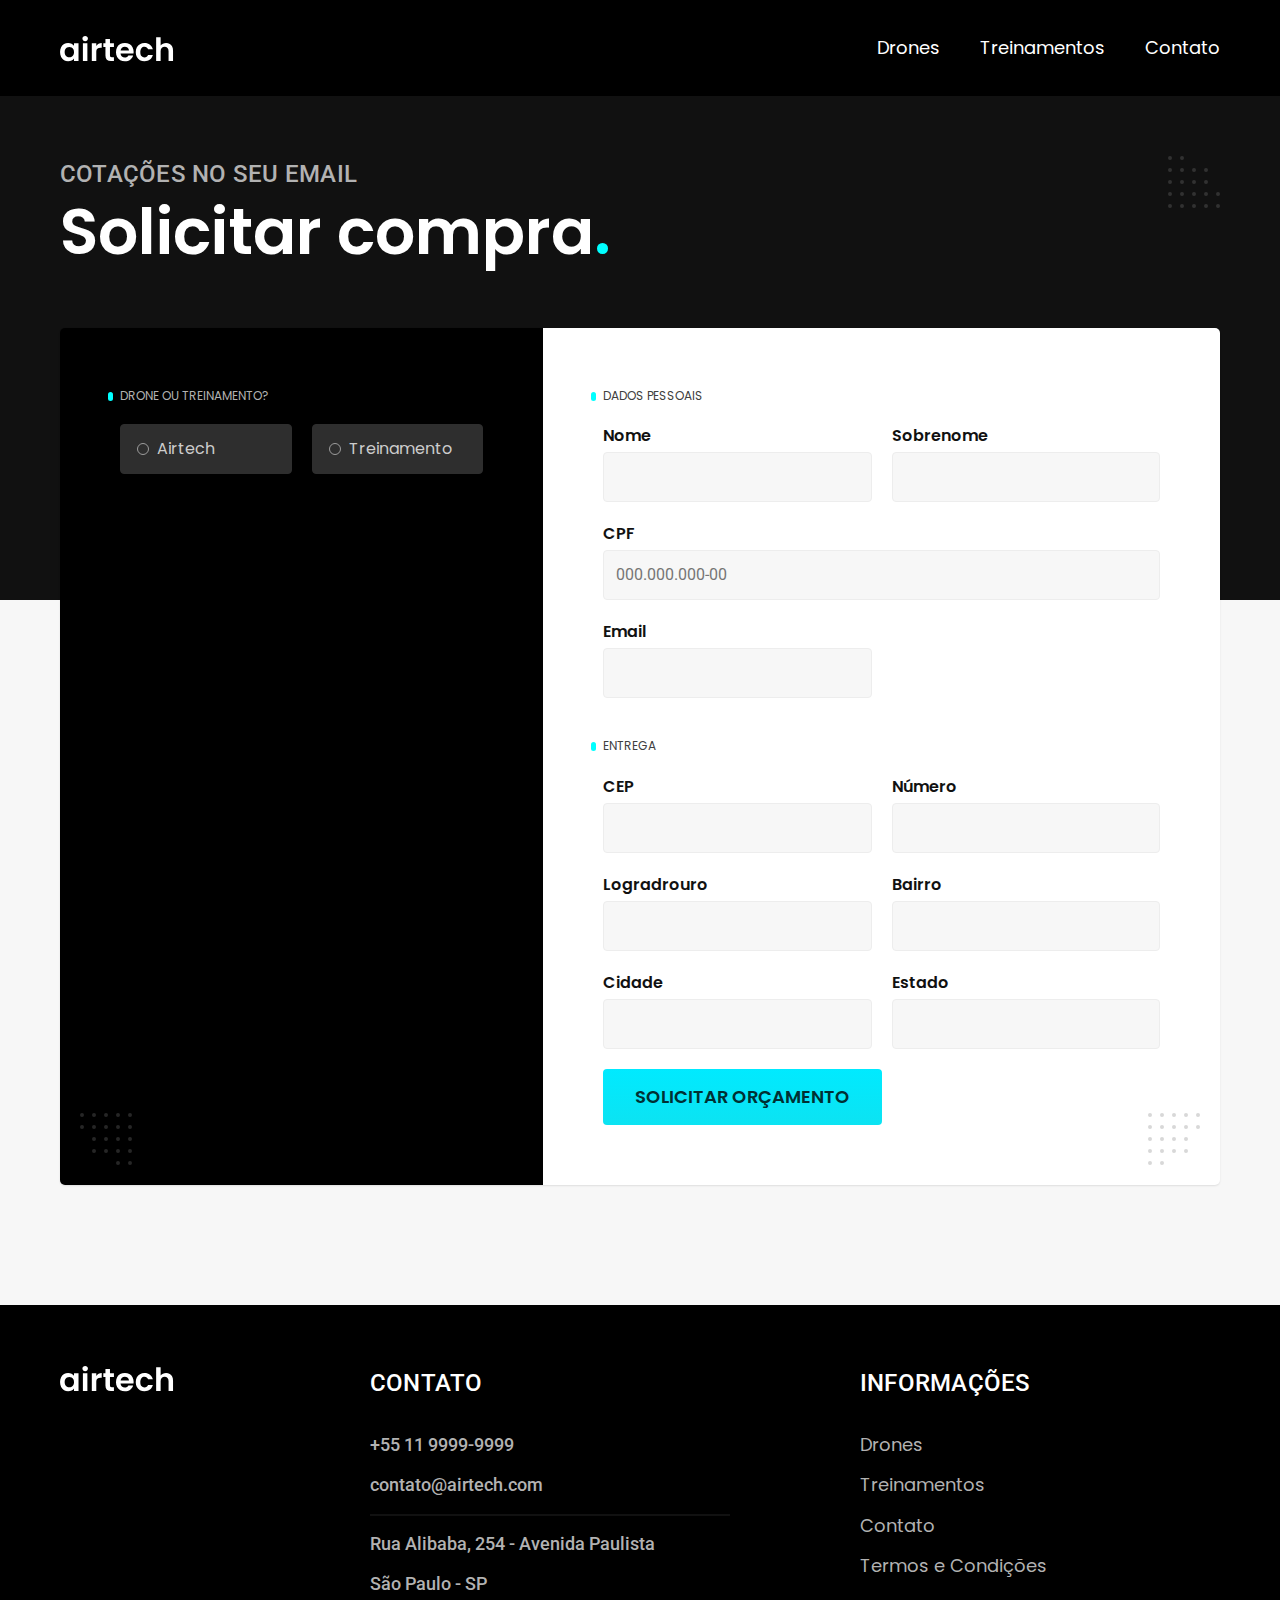
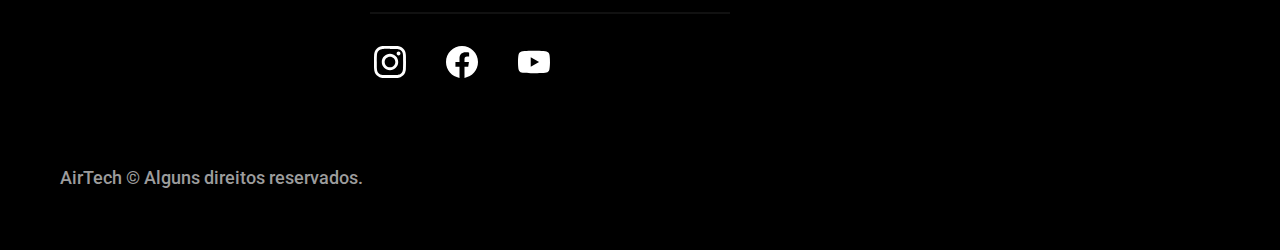
<file: orcamento.html>
<!DOCTYPE html>

<!DOCTYPE html>
<html lang="pt-br">
  <head>
    <meta charset="UTF-8" />
    <meta name="viewport" content="width=device-width, initial-scale=1.0" />
    <title>Orçamento | Airtech</title>
    <meta name="description" content="Orçamento" />

    <link rel="icon" href="./favicon.svg?v=2" type="image/svg+xml" />
    <link rel="preload" href="./css/style.min.css" as="styel" />
    <link rel="stylesheet" href="./css/style.min.css" />
    <script>
      document.documentElement.classList.add("js");
    </script>
  </head>

  <link rel="preconnect" href="https://fonts.googleapis.com" />
  <link rel="preconnect" href="https://fonts.gstatic.com" crossorigin />
  <link
    href="https://fonts.googleapis.com/css2?family=Merriweather:ital,wght@1,900&family=Poppins:wght@400;600&family=Roboto:wght@400;500&display=swap"
    rel="stylesheet"
  />

  <body id="orcamento">
    <header class="header-bg">
      <div class="header container">
        <a href="./">
          <img src="./img/airtech.svg" alt="airtech" />
        </a>

        <nav aria-label="primaria">
          <ul class="header-menu font-1-m cor-0">
            <li><a href="./drones.html">Drones</a></li>
            <li><a href="./treinamentos.html">Treinamentos</a></li>
            <li><a href="./contato.html">Contato</a></li>
          </ul>
        </nav>
      </div>
    </header>

    <main>
      <div class="titulo-bg">
        <div class="titulo container">
          <p class="font-2-l-b cor-5">COTAÇÕES NO SEU EMAIL</p>
          <h1 class="font-1-xxl cor-0">
            Solicitar compra<span class="cor-p1">.</span>
          </h1>
        </div>
      </div>

      <form class="orcamento container" action="./">
        <div class="orcamento-produto">
          <h2 class="font-1-xs cor-5">Drone ou treinamento?</h2>

          <input type="radio" name="tipo" value="airtech" id="airtech" />
          <label for="airtech">Airtech</label>

          <input
            type="radio"
            name="tipo"
            value="treinamento"
            id="treinamento"
          />
          <label for="treinamento">Treinamento</label>

          <div class="orcamento-conteudo" id="orcamento-airtech">
            <h2 class="font-1-xs cor-5">Escolha o seu</h2>

            <input type="radio" name="produto" value="aerotech" id="aerotech" />
            <label for="aerotech">AeroTech X1 <span>R$5600</span></label>
            <div class="orcamento-detalhes">
              <ul class="font1-xs cor-8">
                <li>
                  <img src="./img/icones/escudo1.svg" alt="" />Alta Resistencia
                </li>
                <li>
                  <img src="./img/icones/velocidade.svg" alt="" />Alta
                  Velocidade
                </li>
                <li><img src="./img/icones/camera2.svg" alt="" />Câmera 4k</li>
                <li><img src="./img/icones/bag1.svg" alt="" />Portátil</li>
              </ul>
              <img src="./img/Drones/aerotech.jpg" alt="drone" />
            </div>

            <input
              type="radio"
              name="produto"
              value="swiftdrone"
              id="swiftdrone"
            />
            <label for="swiftdrone">SwiftDrone Evo <span>R$3600</span></label>
            <div class="orcamento-detalhes">
              <ul class="font1-xs cor-8">
                <li>
                  <img src="./img/icones/escudo1.svg" alt="" />Alta Resistencia
                </li>
                <li>
                  <img src="./img/icones/velocidade.svg" alt="" />Alta
                  Velocidade
                </li>
                <li><img src="./img/icones/camera2.svg" alt="" />Câmera 4k</li>
                <li><img src="./img/icones/bag1.svg" alt="" />Portátil</li>
              </ul>
              <img src="./img/Drones/swiftdrone.jpg" alt="drone" />
            </div>

            <input type="radio" name="produto" value="skyblade" id="skyblade" />
            <label for="skyblade">SkyBlade Nexos <span>R$2600</span></label>
            <div class="orcamento-detalhes">
              <ul class="font1-xs cor-8">
                <li>
                  <img src="./img/icones/escudo1.svg" alt="" />Alta Resistencia
                </li>
                <li>
                  <img src="./img/icones/velocidade.svg" alt="" />Alta
                  Velocidade
                </li>
                <li><img src="./img/icones/camera2.svg" alt="" />Câmera 4k</li>
                <li><img src="./img/icones/bag1.svg" alt="" />Portátil</li>
              </ul>
              <img src="./img/Drones/skyblade.jpg" alt="drone" />
            </div>
          </div>

          <div class="orcamento-conteudo" id="orcamento-treinamento">
            <h2 class="font-1-xs cor-5">Escolha o plano</h2>

            <input type="radio" name="produto" value="prata" id="prata" />
            <label for="prata">Prata <span>R$499</span></label>

            <input type="radio" name="produto" value="ouro" id="ouro" />
            <label for="ouro">Ouro <span>R$1499</span></label>
          </div>
        </div>

        <div class="orcamento-dados form">
          <h2 class="font-1-xs cor-9 col-2">Dados pessoais</h2>
          <div>
            <label for="nome">Nome</label>
            <input type="text" id="nome" name="nome" />
          </div>
          <div>
            <label for="sobrenome">Sobrenome</label>
            <input type="text" id="sobrenome" name="sobrenome" />
          </div>
          <div class="col-2">
            <label for="cpf">CPF</label>
            <input
              type="text"
              id="cpf"
              name="cpf"
              placeholder="000.000.000-00"
            />
          </div>
          <div>
            <label for="email">Email</label>
            <input type="email" id="email" name="email" />
          </div>
          <h2 class="font-1-xs cor-9 col-2">Entrega</h2>
          <div>
            <label for="cep">CEP</label>
            <input type="text" id="cep" name="cep" />
          </div>
          <div>
            <label for="numero">Número</label>
            <input type="text" id="numero" name="numero" />
          </div>
          <div>
            <label for="logradrouro">Logradrouro</label>
            <input type="text" id="logradrouro" name="logradrouro" />
          </div>
          <div>
            <label for="bairro">Bairro</label>
            <input type="text" id="bairro" name="bairro" />
          </div>
          <div>
            <label for="cidade">Cidade</label>
            <input type="text" id="cidade" name="cidade" />
          </div>
          <div>
            <label for="estado">Estado</label>
            <input type="text" id="estado" name="estado" />
          </div>
          <button class="botao col-2">Solicitar Orçamento</button>
        </div>
      </form>
    </main>

    <footer class="footer-bg">
      <div class="footer container">
        <img src="./img/airtech.svg" alt="airtech" />
        <div class="footer-contato">
          <h3 class="font-2-l-b cor-0">Contato</h3>
          <ul class="font-2-m cor-5">
            <li><a href="tel: +551199999999">+55 11 9999-9999</a></li>
            <li>
              <a href="mailto:contato@airtech.com ">contato@airtech.com</a>
            </li>
            <li>Rua Alibaba, 254 - Avenida Paulista</li>
            <li>São Paulo - SP</li>
          </ul>
          <div class="footer-rede">
            <a href=""
              ><img src="./img/redes/instagram.svg" alt="Instagram" />
            </a>
            <a href=""
              ><img src="./img/redes/facebook.svg" alt="Facebook" />
            </a>
            <a href=""><img src="./img/redes/youtube.svg" alt="Youtube" /> </a>
          </div>
        </div>
        <div class="footer-informacoes">
          <h3 class="font-2-l-b cor-0">Informações</h3>
          <nav>
            <ul class="font-1-m cor-5">
              <li><a href="./drones.html">Drones</a></li>
              <li><a href="./treinamentos.html">Treinamentos</a></li>
              <li><a href="./contato.html">Contato</a></li>
              <li><a href="./termos.html">Termos e Condições</a></li>
            </ul>
          </nav>
        </div>
        <p class="footer-copy font-2-m cor-6">
          AirTech © Alguns direitos reservados.
        </p>
      </div>
    </footer>
    <script src="./js/script.js"></script>
  </body>
</html>
</file>
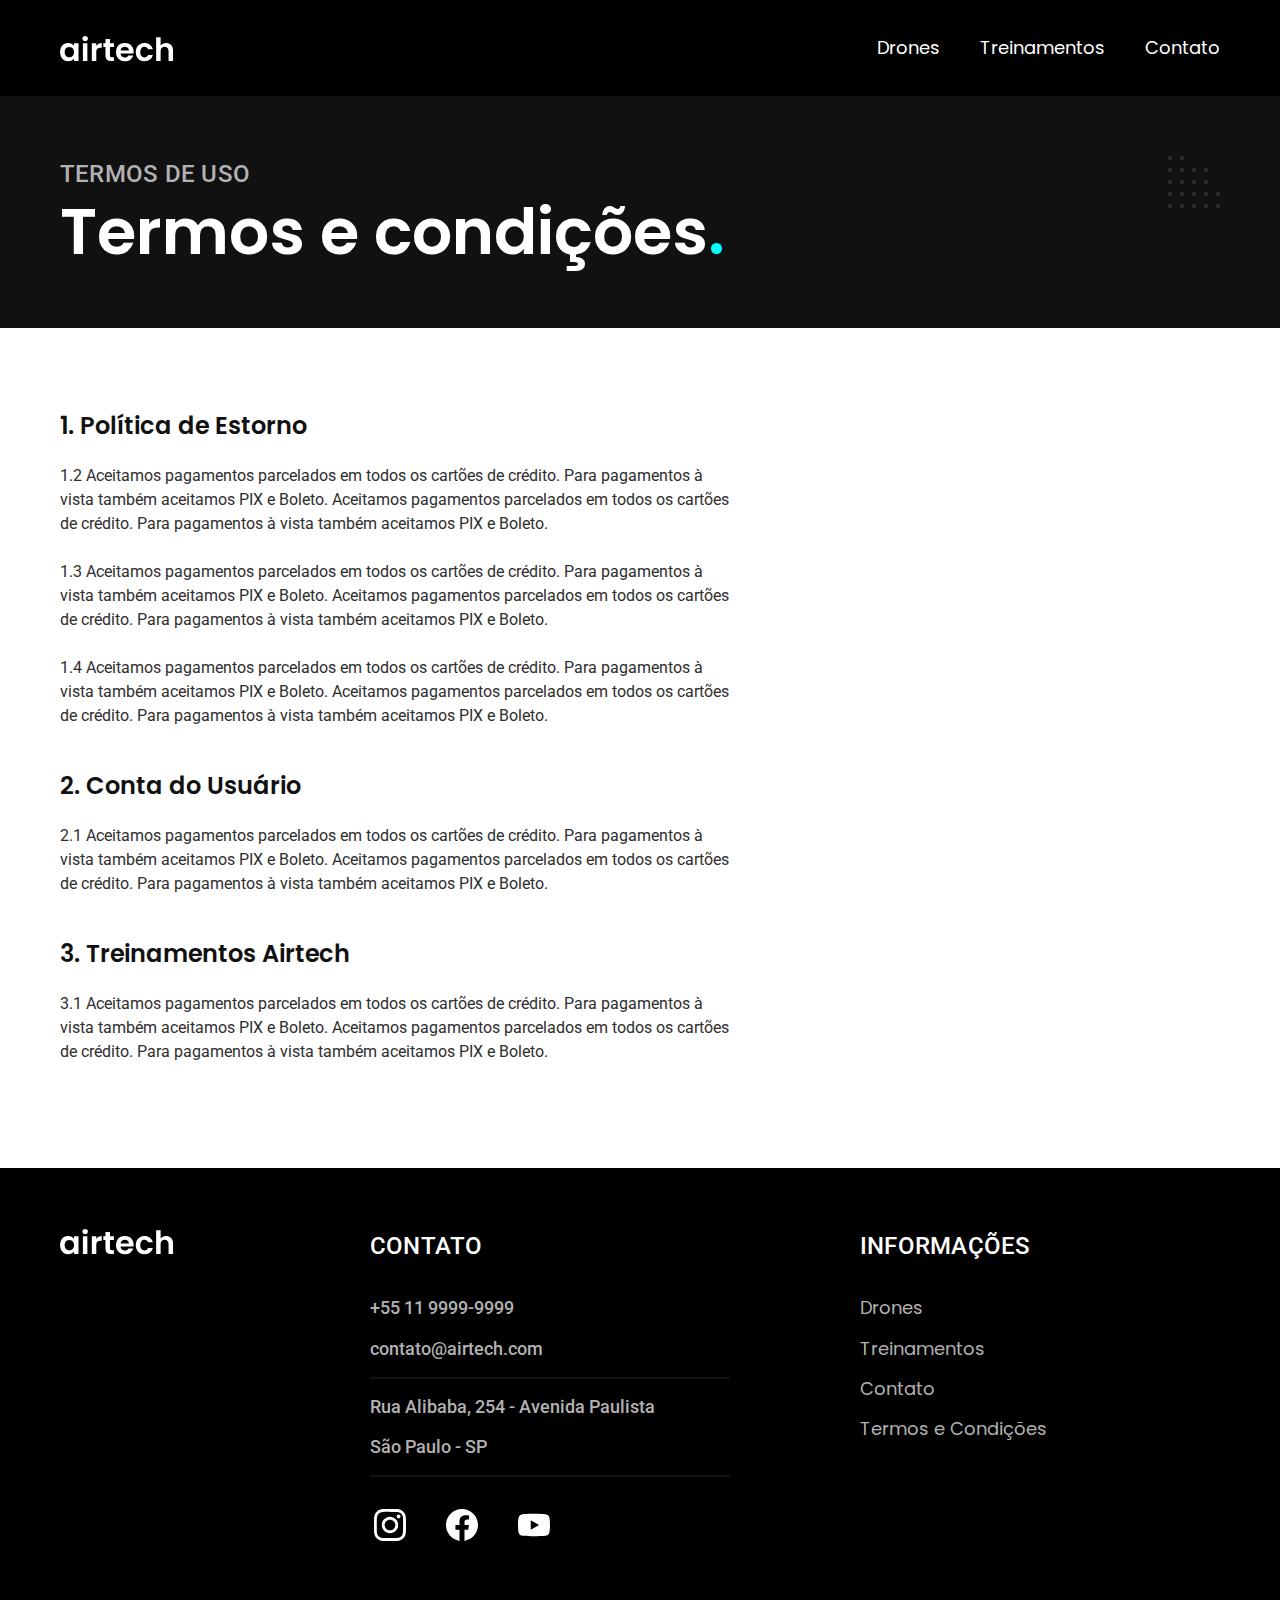
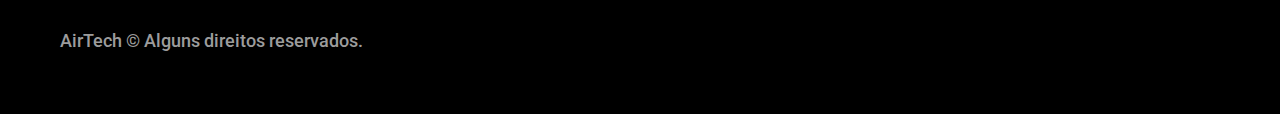
<file: termos.html>
<!DOCTYPE html>

<!DOCTYPE html>
<html lang="pt-br">
  <head>
    <meta charset="UTF-8" />
    <meta name="viewport" content="width=device-width, initial-scale=1.0" />
    <title>Termos e Condições | Airtech</title>
    <meta name="description" content="Termos e Condições" />

    <link rel="icon" href="./favicon.svg?v=2" type="image/svg+xml" />
    <link rel="preload" href="./css/style.min.css" as="styel" />
    <link rel="stylesheet" href="./css/style.min.css" />
    <script>
      document.documentElement.classList.add("js");
    </script>
  </head>

  <link rel="preconnect" href="https://fonts.googleapis.com" />
  <link rel="preconnect" href="https://fonts.gstatic.com" crossorigin />
  <link
    href="https://fonts.googleapis.com/css2?family=Merriweather:ital,wght@1,900&family=Poppins:wght@400;600&family=Roboto:wght@400;500&display=swap"
    rel="stylesheet"
  />

  <body id="termos">
    <header class="header-bg">
      <div class="header container">
        <a href="./">
          <img src="./img/airtech.svg" alt="airtech" />
        </a>

        <nav aria-label="primaria">
          <ul class="header-menu font-1-m cor-0">
            <li><a href="./drones.html">Drones</a></li>
            <li><a href="./treinamentos.html">Treinamentos</a></li>
            <li><a href="./contato.html">Contato</a></li>
          </ul>
        </nav>
      </div>
    </header>

    <main>
      <div class="titulo-bg">
        <div class="titulo container">
          <p class="font-2-l-b cor-5">Termos de uso</p>
          <h1 class="font-1-xxl cor-0">
            Termos e condições<span class="cor-p1">.</span>
          </h1>
        </div>
      </div>

      <div class="termos font-2-s cor-10 container">
        <h2 class="font-1-l cor-11">1. Política de Estorno</h2>
        <p>
          1.2 Aceitamos pagamentos parcelados em todos os cartões de crédito.
          Para pagamentos à vista também aceitamos PIX e Boleto. Aceitamos
          pagamentos parcelados em todos os cartões de crédito. Para pagamentos
          à vista também aceitamos PIX e Boleto.
        </p>
        <p>
          1.3 Aceitamos pagamentos parcelados em todos os cartões de crédito.
          Para pagamentos à vista também aceitamos PIX e Boleto. Aceitamos
          pagamentos parcelados em todos os cartões de crédito. Para pagamentos
          à vista também aceitamos PIX e Boleto.
        </p>
        <p>
          1.4 Aceitamos pagamentos parcelados em todos os cartões de crédito.
          Para pagamentos à vista também aceitamos PIX e Boleto. Aceitamos
          pagamentos parcelados em todos os cartões de crédito. Para pagamentos
          à vista também aceitamos PIX e Boleto.
        </p>

        <h2 class="font-1-l cor-11">2. Conta do Usuário</h2>
        <p>
          2.1 Aceitamos pagamentos parcelados em todos os cartões de crédito.
          Para pagamentos à vista também aceitamos PIX e Boleto. Aceitamos
          pagamentos parcelados em todos os cartões de crédito. Para pagamentos
          à vista também aceitamos PIX e Boleto.
        </p>

        <h2 class="font-1-l cor-11">3. Treinamentos Airtech</h2>
        <p>
          3.1 Aceitamos pagamentos parcelados em todos os cartões de crédito.
          Para pagamentos à vista também aceitamos PIX e Boleto. Aceitamos
          pagamentos parcelados em todos os cartões de crédito. Para pagamentos
          à vista também aceitamos PIX e Boleto.
        </p>
      </div>
    </main>

    <footer class="footer-bg">
      <div class="footer container">
        <img src="./img/airtech.svg" alt="airtech" />
        <div class="footer-contato">
          <h3 class="font-2-l-b cor-0">Contato</h3>
          <ul class="font-2-m cor-5">
            <li><a href="tel: +551199999999">+55 11 9999-9999</a></li>
            <li>
              <a href="mailto:contato@airtech.com ">contato@airtech.com</a>
            </li>
            <li>Rua Alibaba, 254 - Avenida Paulista</li>
            <li>São Paulo - SP</li>
          </ul>
          <div class="footer-rede">
            <a href=""
              ><img src="./img/redes/instagram.svg" alt="Instagram" />
            </a>
            <a href=""
              ><img src="./img/redes/facebook.svg" alt="Facebook" />
            </a>
            <a href=""><img src="./img/redes/youtube.svg" alt="Youtube" /> </a>
          </div>
        </div>
        <div class="footer-informacoes">
          <h3 class="font-2-l-b cor-0">Informações</h3>
          <nav>
            <ul class="font-1-m cor-5">
              <li><a href="./drones.html">Drones</a></li>
              <li><a href="./treinamentos.html">Treinamentos</a></li>
              <li><a href="./contato.html">Contato</a></li>
              <li><a href="./termos.html">Termos e Condições</a></li>
            </ul>
          </nav>
        </div>
        <p class="footer-copy font-2-m cor-6">
          AirTech © Alguns direitos reservados.
        </p>
      </div>
    </footer>
    <script src="./js/script.js"></script>
  </body>
</html>
</file>
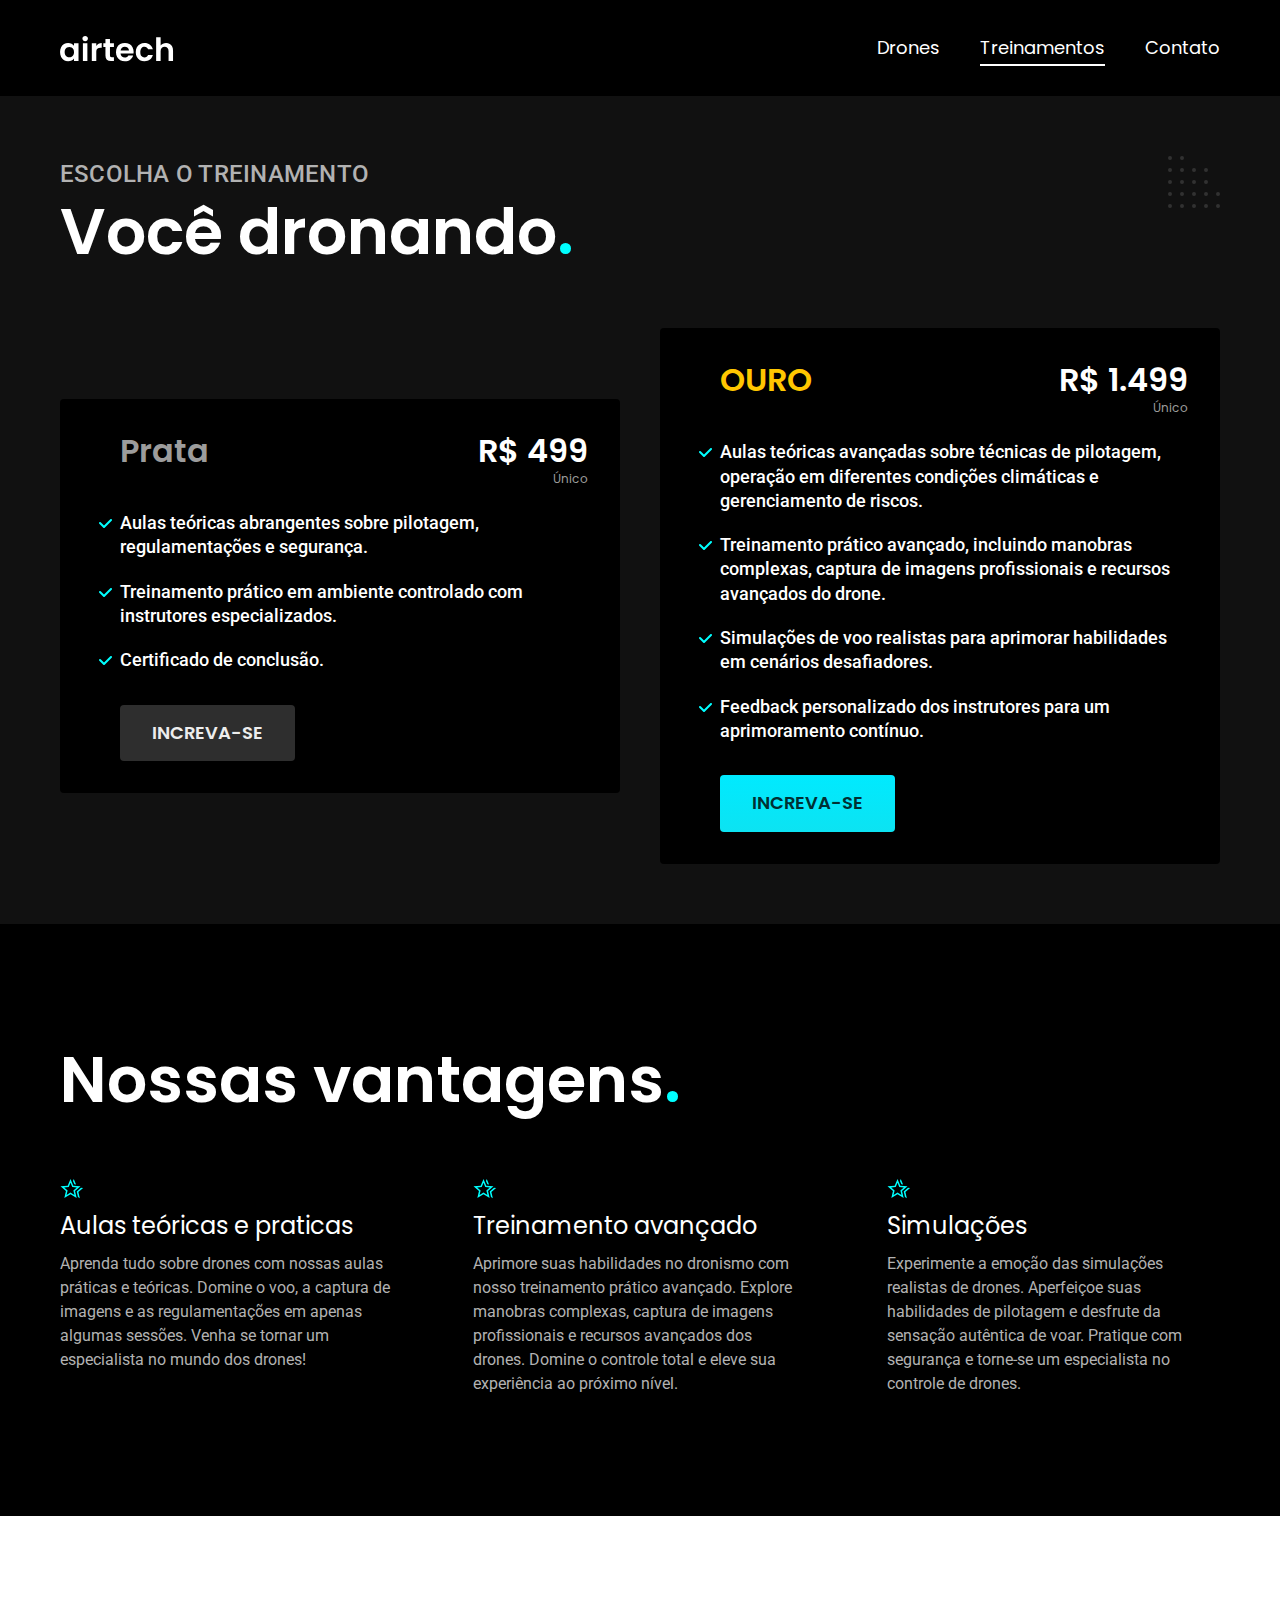
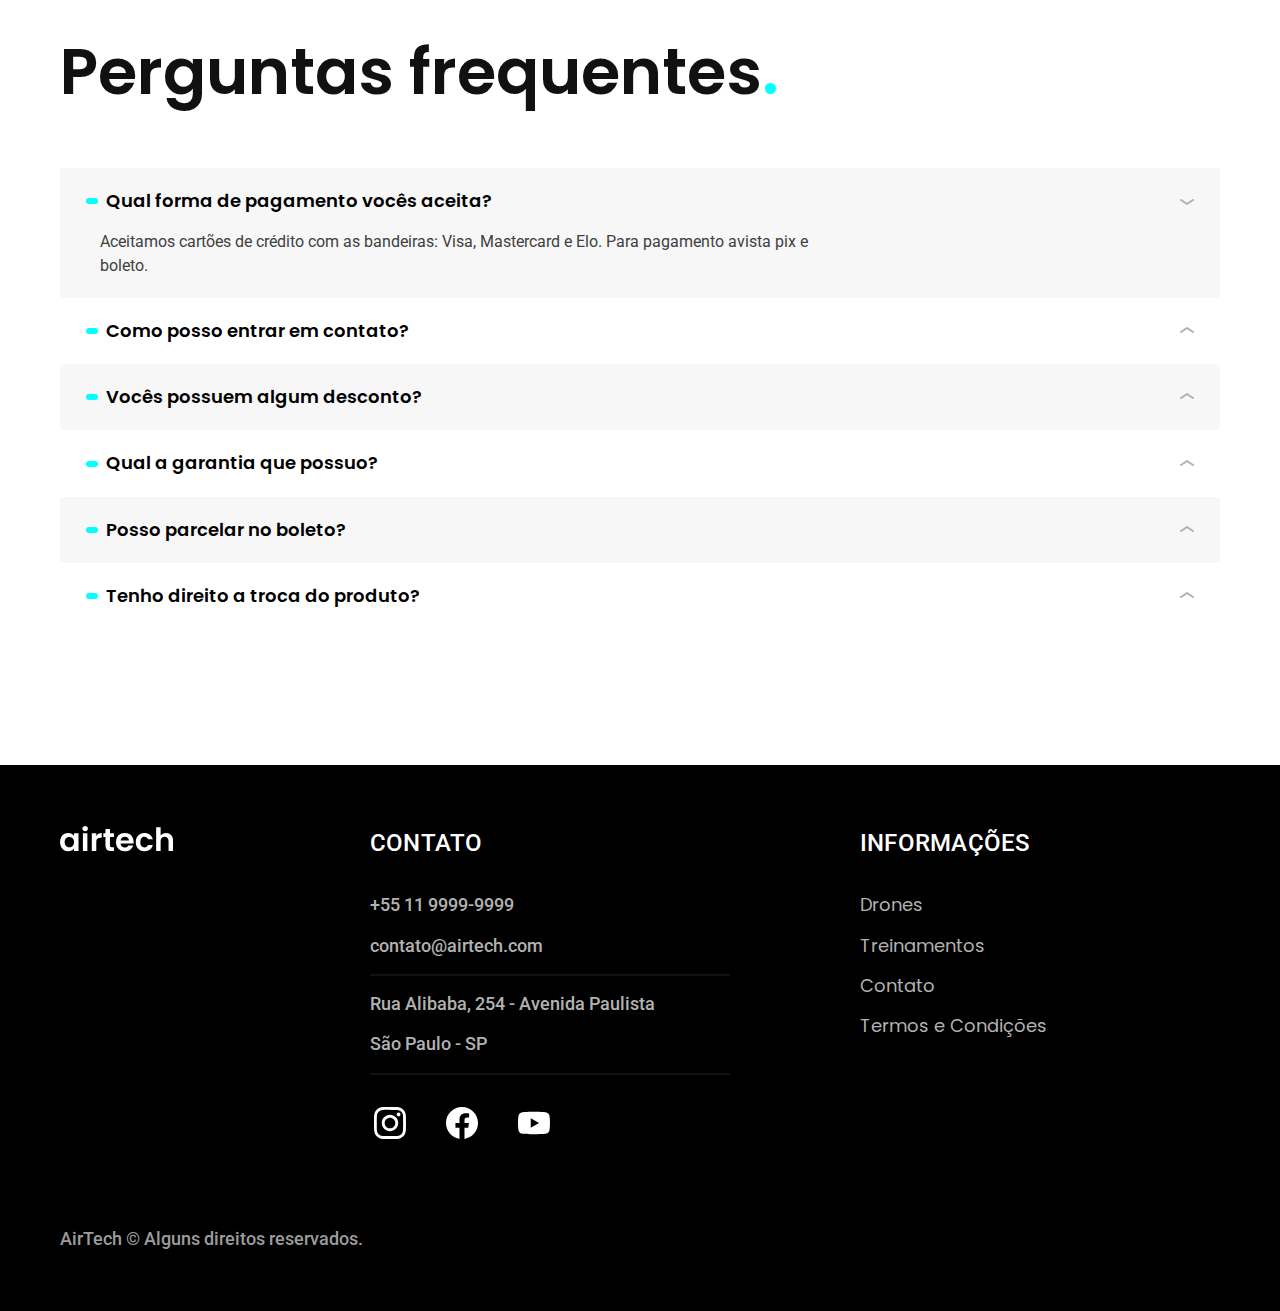
<file: treinamentos.html>
<!DOCTYPE html>

<!DOCTYPE html>
<html lang="pt-br">
  <head>
    <meta charset="UTF-8" />
    <meta name="viewport" content="width=device-width, initial-scale=1.0" />
    <title>Treinamentos | Airtech</title>
    <meta name="description" content="Treinamentos" />

    <link rel="icon" href="./favicon.svg?v=2" type="image/svg+xml" />
    <link rel="preload" href="./css/style.min.css" as="styel" />
    <link rel="stylesheet" href="./css/style.min.css" />
    <script>
      document.documentElement.classList.add("js");
    </script>
  </head>

  <link rel="preconnect" href="https://fonts.googleapis.com" />
  <link rel="preconnect" href="https://fonts.gstatic.com" crossorigin />
  <link
    href="https://fonts.googleapis.com/css2?family=Merriweather:ital,wght@1,900&family=Poppins:wght@400;600&family=Roboto:wght@400;500&display=swap"
    rel="stylesheet"
  />

  <body id="treinamentos">
    <header class="header-bg">
      <div class="header container">
        <a href="./">
          <img src="./img/airtech.svg" alt="airtech" />
        </a>

        <nav aria-label="primaria">
          <ul class="header-menu font-1-m cor-0">
            <li><a href="./drones.html">Drones</a></li>
            <li><a href="./treinamentos.html">Treinamentos</a></li>
            <li><a href="./contato.html">Contato</a></li>
          </ul>
        </nav>
      </div>
    </header>

    <main class="treinamentos-bg">
      <div class="titulo-bg">
        <div class="titulo container">
          <p class="font-2-l-b cor-5">Escolha o treinamento</p>
          <h1 class="font-1-xxl cor-0">
            Você dronando<span class="cor-p1">.</span>
          </h1>
        </div>
      </div>

      <div class="treinamentos container">
        <div class="treinamentos-item fadeInLeft" data-anime="200">
          <h3 class="font-1-xl cor-6">Prata</h3>
          <span class="font-1-xl cor-0"
            >R$ 499 <span class="font-1-xs cor-6">Único</span></span
          >
          <ul class="font-2-m cor-0">
            <li>
              Aulas teóricas abrangentes sobre pilotagem, regulamentações e
              segurança.
            </li>
            <li>
              Treinamento prático em ambiente controlado com instrutores
              especializados.
            </li>
            <li>Certificado de conclusão.</li>
          </ul>
          <a
            class="botao secundario"
            href="./orcamento.html?tipo=treinamento&produto=prata"
            >Increva-se</a
          >
        </div>

        <div class="treinamentos-item fadeInRight" data-anime="400">
          <h3 class="font-1-xl cor-p0">OURO</h3>
          <span class="font-1-xl cor-0"
            >R$ 1.499 <span class="font-1-xs cor-6">Único</span></span
          >
          <ul class="font-2-m cor-0">
            <li>
              Aulas teóricas avançadas sobre técnicas de pilotagem, operação em
              diferentes condições climáticas e gerenciamento de riscos.
            </li>
            <li>
              Treinamento prático avançado, incluindo manobras complexas,
              captura de imagens profissionais e recursos avançados do drone.
            </li>
            <li>
              Simulações de voo realistas para aprimorar habilidades em cenários
              desafiadores.
            </li>
            <li>
              Feedback personalizado dos instrutores para um aprimoramento
              contínuo.
            </li>
          </ul>
          <a class="botao" href="./orcamento.html?tipo=treinamento&produto=ouro"
            >Increva-se</a
          >
        </div>
      </div>
    </main>

    <article class="vantagens-bg">
      <div class="vantagens container">
        <h2 class="font-1-xxl cor-0">
          Nossas vantagens<span class="cor-p1">.</span>
        </h2>
        <ul>
          <li>
            <img src="./img/icones/estrela.svg" alt="" />
            <h3 class="font-1-l cor-0">Aulas teóricas e praticas</h3>
            <p class="font-2-s cor-5">
              Aprenda tudo sobre drones com nossas aulas práticas e teóricas.
              Domine o voo, a captura de imagens e as regulamentações em apenas
              algumas sessões. Venha se tornar um especialista no mundo dos
              drones!
            </p>
          </li>
          <li>
            <img src="./img/icones/estrela.svg" alt="" />
            <h3 class="font-1-l cor-0">Treinamento avançado</h3>
            <p class="font-2-s cor-5">
              Aprimore suas habilidades no dronismo com nosso treinamento
              prático avançado. Explore manobras complexas, captura de imagens
              profissionais e recursos avançados dos drones. Domine o controle
              total e eleve sua experiência ao próximo nível.
            </p>
          </li>
          <li>
            <img src="./img/icones/estrela.svg" alt="" />
            <h3 class="font-1-l cor-0">Simulações</h3>
            <p class="font-2-s cor-5">
              Experimente a emoção das simulações realistas de drones.
              Aperfeiçoe suas habilidades de pilotagem e desfrute da sensação
              autêntica de voar. Pratique com segurança e torne-se um
              especialista no controle de drones.
            </p>
          </li>
        </ul>
      </div>
    </article>

    <article class="perguntas container">
      <h2 class="font-1-xxl">
        Perguntas frequentes<span class="cor-p1">.</span>
      </h2>

      <dl>
        <div>
          <dt>
            <button
              class="font-1-m-b"
              aria-controls="pergunta1"
              aria-expanded="true"
            >
              Qual forma de pagamento vocês aceita?
            </button>
          </dt>
          <dd id="pergunta1" class="font-2-s cor-9 ativa">
            Aceitamos cartões de crédito com as bandeiras: Visa, Mastercard e
            Elo. Para pagamento avista pix e boleto.
          </dd>
        </div>
        <div>
          <dt>
            <button
              class="font-1-m-b"
              aria-controls="pergunta2"
              aria-expanded="false"
            >
              Como posso entrar em contato?
            </button>
          </dt>
          <dd id="pergunta2" class="font-2-s cor-9">
            Aceitamos cartões de crédito com as bandeiras: Visa, Mastercard e
            Elo. Para pagamento avista pix e boleto.
          </dd>
        </div>
        <div>
          <dt>
            <button
              class="font-1-m-b"
              aria-controls="pergunta3"
              aria-expanded="false"
            >
              Vocês possuem algum desconto?
            </button>
          </dt>
          <dd id="pergunta3" class="font-2-s cor-9">
            Aceitamos cartões de crédito com as bandeiras: Visa, Mastercard e
            Elo. Para pagamento avista pix e boleto.
          </dd>
        </div>
        <div>
          <dt>
            <button
              class="font-1-m-b"
              aria-controls="pergunta4"
              aria-expanded="false"
            >
              Qual a garantia que possuo?
            </button>
          </dt>
          <dd id="pergunta4" class="font-2-s cor-9">
            Aceitamos cartões de crédito com as bandeiras: Visa, Mastercard e
            Elo. Para pagamento avista pix e boleto.
          </dd>
        </div>
        <div>
          <dt>
            <button
              class="font-1-m-b"
              aria-controls="pergunta5"
              aria-expanded="false"
            >
              Posso parcelar no boleto?
            </button>
          </dt>
          <dd id="pergunta5" class="font-2-s cor-9">
            Aceitamos cartões de crédito com as bandeiras: Visa, Mastercard e
            Elo. Para pagamento avista pix e boleto.
          </dd>
        </div>
        <div>
          <dt>
            <button
              class="font-1-m-b"
              aria-controls="pergunta6"
              aria-expanded="false"
            >
              Tenho direito a troca do produto?
            </button>
          </dt>
          <dd id="pergunta6" class="font-2-s cor-9">
            Aceitamos cartões de crédito com as bandeiras: Visa, Mastercard e
            Elo. Para pagamento avista pix e boleto.
          </dd>
        </div>
      </dl>
    </article>

    <footer class="footer-bg">
      <div class="footer container">
        <img src="./img/airtech.svg" alt="airtech" />
        <div class="footer-contato">
          <h3 class="font-2-l-b cor-0">Contato</h3>
          <ul class="font-2-m cor-5">
            <li><a href="tel: +551199999999">+55 11 9999-9999</a></li>
            <li>
              <a href="mailto:contato@airtech.com ">contato@airtech.com</a>
            </li>
            <li>Rua Alibaba, 254 - Avenida Paulista</li>
            <li>São Paulo - SP</li>
          </ul>
          <div class="footer-rede">
            <a href=""
              ><img src="./img/redes/instagram.svg" alt="Instagram" />
            </a>
            <a href=""
              ><img src="./img/redes/facebook.svg" alt="Facebook" />
            </a>
            <a href=""><img src="./img/redes/youtube.svg" alt="Youtube" /> </a>
          </div>
        </div>
        <div class="footer-informacoes">
          <h3 class="font-2-l-b cor-0">Informações</h3>
          <nav>
            <ul class="font-1-m cor-5">
              <li><a href="./drones.html">Drones</a></li>
              <li><a href="./treinamentos.html">Treinamentos</a></li>
              <li><a href="./contato.html">Contato</a></li>
              <li><a href="./termos.html">Termos e Condições</a></li>
            </ul>
          </nav>
        </div>
        <p class="footer-copy font-2-m cor-6">
          AirTech © Alguns direitos reservados.
        </p>
      </div>
    </footer>
    <script src="./js/plugins/simple-anime.js"></script>
    <script src="./js/script.js"></script>
  </body>
</html>
</file>
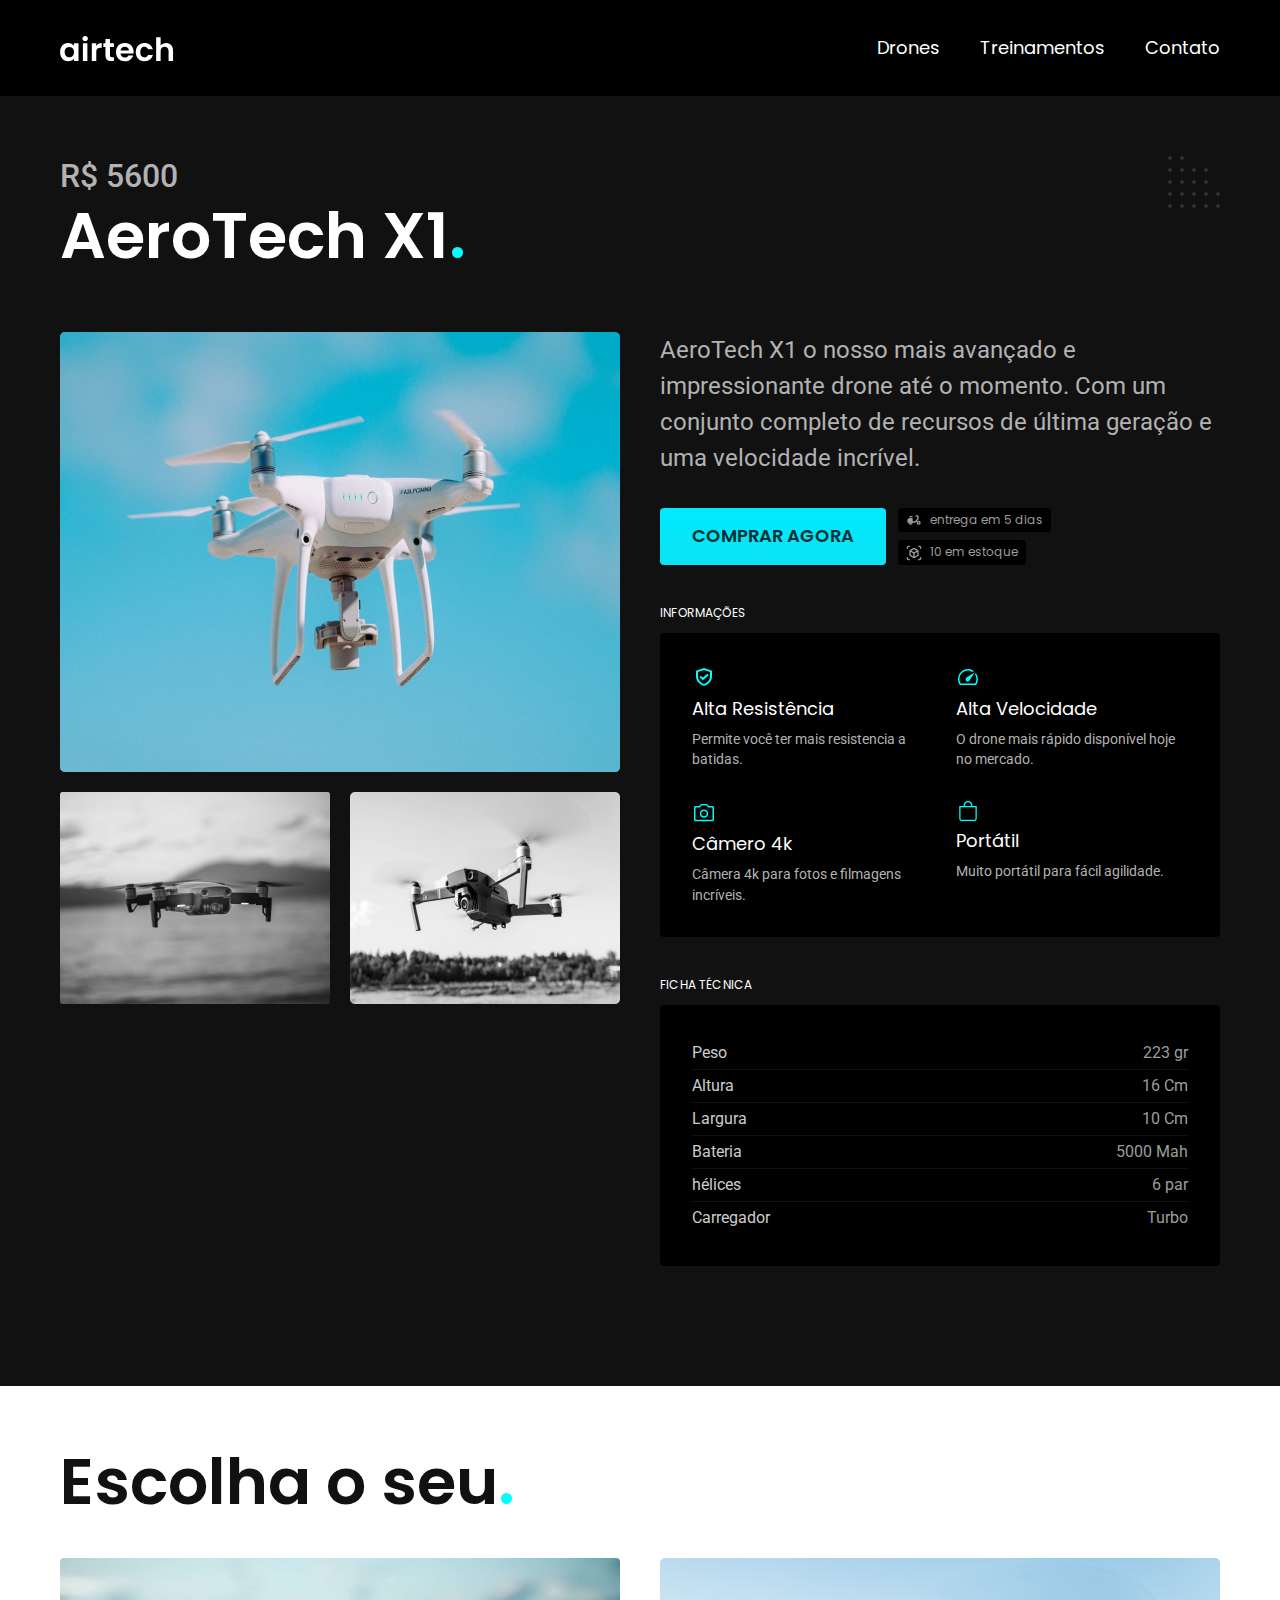
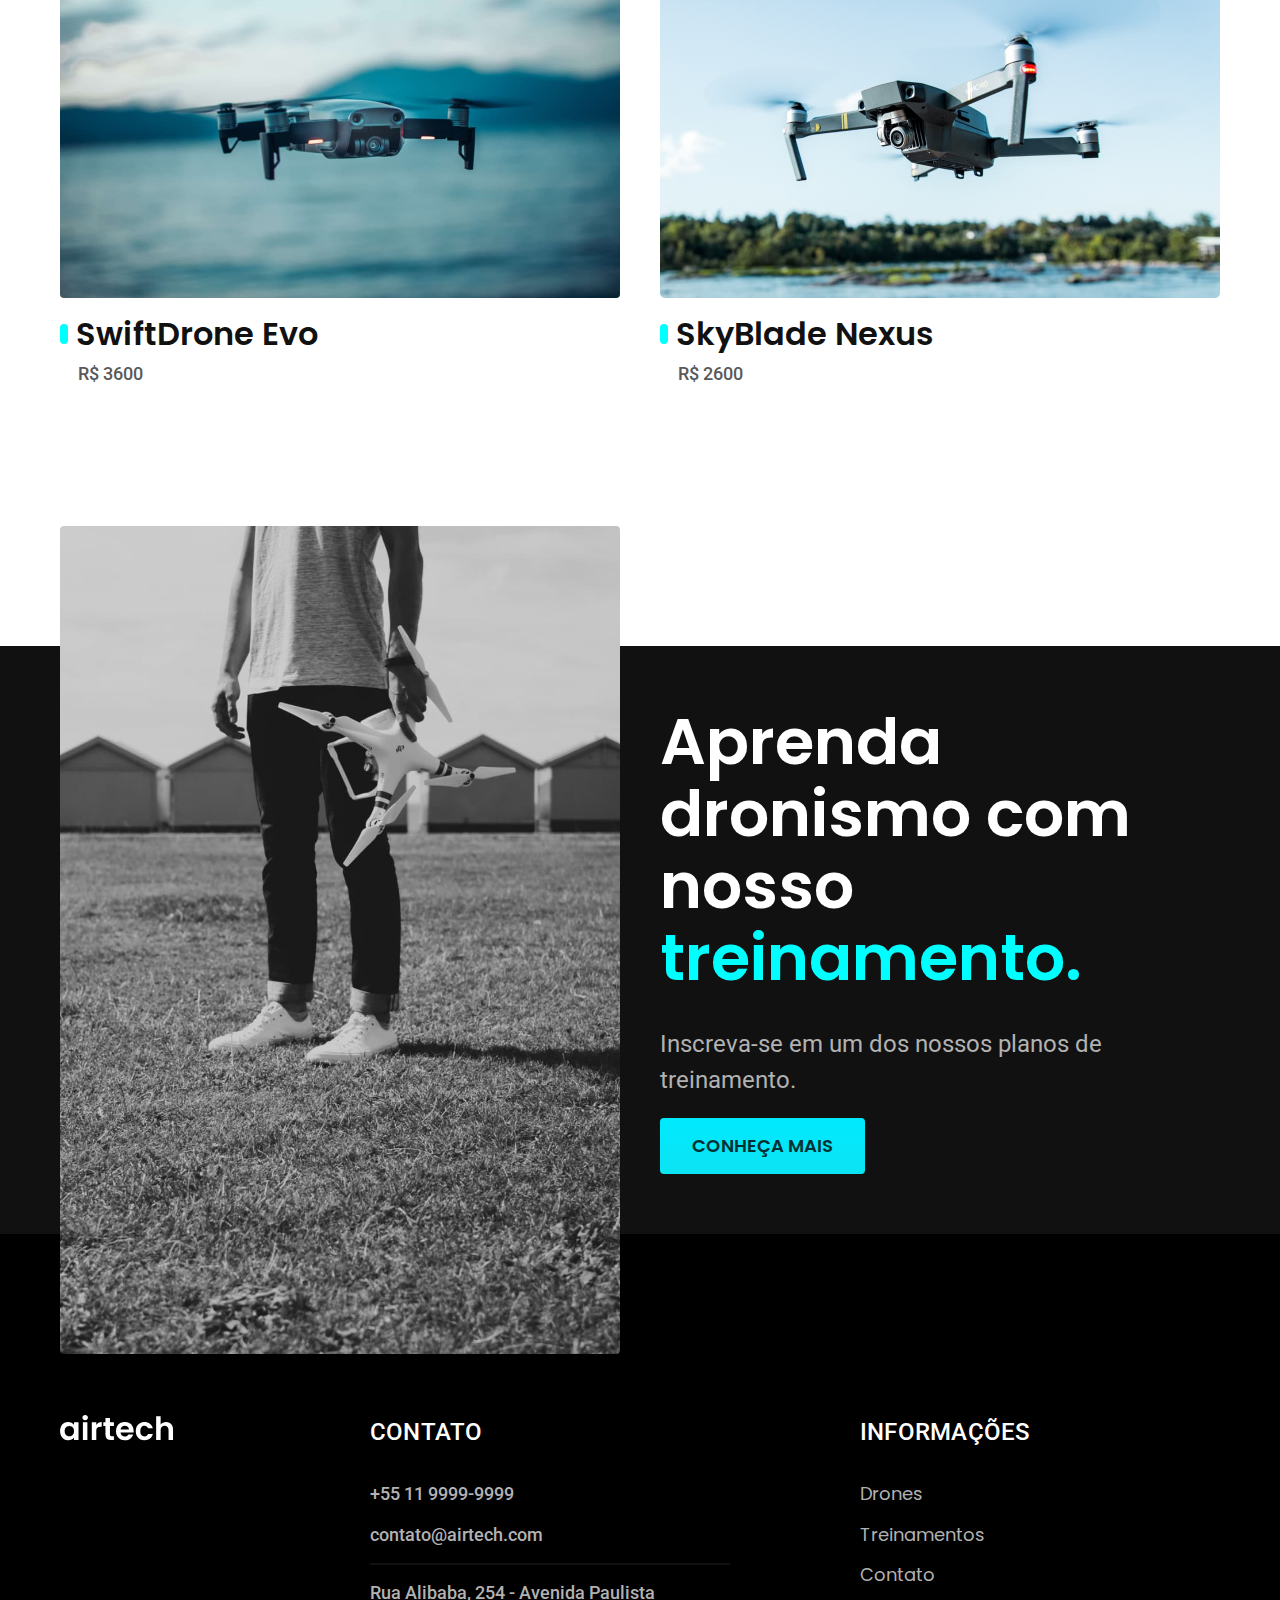
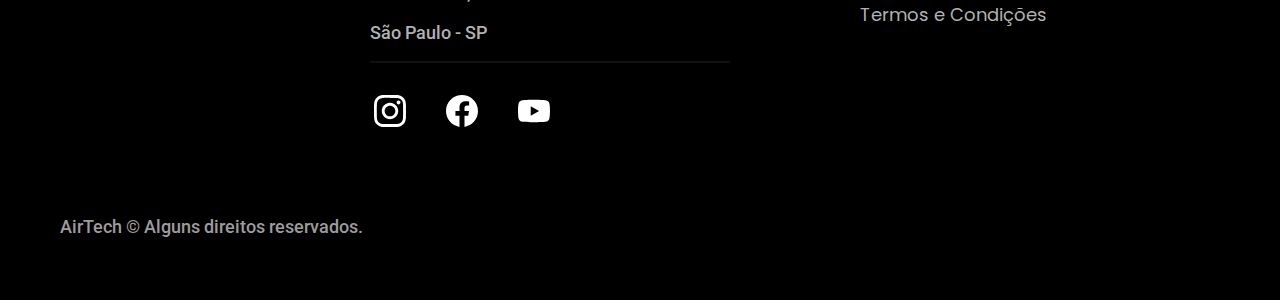
<file: drones/aerotech.html>
<!DOCTYPE html>

<!DOCTYPE html>
<html lang="pt-br">
  <head>
    <meta charset="UTF-8" />
    <meta name="viewport" content="width=device-width, initial-scale=1.0" />
    <title>AeroTech X1 | Airtech</title>
    <meta name="description" content="AeroTech X1" />

    <link rel="stylesheet" href="../css/style.min.css" />
    <script>
      document.documentElement.classList.add("js");
    </script>
  </head>

  <link rel="icon" href="../favicon.svg?v=2" type="image/svg+xml" />
  <link rel="preconnect" href="https://fonts.googleapis.com" />
  <link rel="preconnect" href="https://fonts.gstatic.com" crossorigin />
  <link
    href="https://fonts.googleapis.com/css2?family=Merriweather:ital,wght@1,900&family=Poppins:wght@400;600&family=Roboto:wght@400;500&display=swap"
    rel="stylesheet"
  />

  <body id="drone">
    <header class="header-bg">
      <div class="header container">
        <a href="../">
          <img src="../img/airtech.svg" alt="airtech" />
        </a>

        <nav aria-label="primaria">
          <ul class="header-menu font-1-m cor-0">
            <li><a href="../drones.html">Drones</a></li>
            <li><a href="../treinamentos.html">Treinamentos</a></li>
            <li><a href="../contato.html">Contato</a></li>
          </ul>
        </nav>
      </div>
    </header>

    <main class="titulo-bg">
      <div>
        <div class="titulo container">
          <p class="font-2-xl cor-5">R$ 5600</p>
          <h1 class="font-1-xxl cor-0">
            AeroTech X1<span class="cor-p1">.</span>
          </h1>
        </div>
      </div>
      <div class="drone container">
        <div class="drone-imagens">
          <img src="../img/drone/aerotech.jpg" alt="Drone 1" />
          <img src="../img/drone/swiftdronecinza.png" alt="Drone 2" />
          <img src="../img/drone/skybladecinza.png" alt="Drone 3" />
        </div>
        <div class="drone-conteudo">
          <p class="font-2-l cor-5">
            AeroTech X1 o nosso mais avançado e impressionante drone até o
            momento. Com um conjunto completo de recursos de última geração e
            uma velocidade incrível.
          </p>
          <div class="drone-comprar">
            <a
              class="botao"
              href="../orcamento.html?tipo=airtech&produto=aerotech"
              >Comprar Agora</a
            >
            <span class="font-1-xs cor-6"
              ><img src="../img/icones/entrega.svg" alt="" />entrega em 5
              dias</span
            >
            <span class="font-1-xs cor-6"
              ><img src="../img/icones/estoque.svg" alt="" />10 em estoque</span
            >
          </div>

          <h2 class="font-1-xs cor-0">Informações</h2>
          <ul class="drone-informacoes">
            <li>
              <img src="../img/icones/escudo1.svg" alt="" />
              <h3 class="font-1-m cor-0">Alta Resistência</h3>
              <p class="font-2-xs cor-5">
                Permite você ter mais resistencia a batidas.
              </p>
            </li>
            <li>
              <img src="../img/icones/velocidade.svg" alt="" />
              <h3 class="font-1-m cor-0">Alta Velocidade</h3>
              <p class="font-2-xs cor-5">
                O drone mais rápido disponível hoje no mercado.
              </p>
            </li>
            <li>
              <img src="../img/icones/camera2.svg" alt="" />
              <h3 class="font-1-m cor-0">Câmero 4k</h3>
              <p class="font-2-xs cor-5">
                Câmera 4k para fotos e filmagens incríveis.
              </p>
            </li>
            <li>
              <img src="../img/icones/bag1.svg" alt="" />
              <h3 class="font-1-m cor-0">Portátil</h3>
              <p class="font-2-xs cor-5">
                Muito portátil para fácil agilidade.
              </p>
            </li>
          </ul>
          <h2 class="font-1-xs cor-0">Ficha técnica</h2>
          <ul class="drone-ficha font-2-s cor-4">
            <li>Peso <span>223 gr</span></li>
            <li>Altura <span>16 Cm</span></li>
            <li>Largura <span>10 Cm</span></li>
            <li>Bateria <span>5000 Mah</span></li>
            <li>hélices <span>6 par</span></li>
            <li>Carregador <span>Turbo</span></li>
          </ul>
        </div>
      </div>
    </main>

    <article class="drones-lista container">
      <h2 class="font-1-xxl">Escolha o seu<span class="cor-p1">.</span></h2>

      <ul>
        <li>
          <a href="./swiftdrone.html">
            <img
              src="../img/Drones/swiftdrone.jpg"
              alt="Drone SwiftDrone Evo"
            />
            <h3 class="font-1-xl">SwiftDrone Evo</h3>
            <span class="font-2-m cor-8">R$ 3600</span>
          </a>
        </li>
        <li>
          <a href="./skyblade.html">
            <img src="../img/Drones/skyblade.jpg" alt="Drone SkyBlade Nexus" />
            <h3 class="font-1-xl">SkyBlade Nexus</h3>
            <span class="font-2-m cor-8">R$ 2600</span>
          </a>
        </li>
      </ul>
    </article>

    <article class="treinamento-bg">
      <div class="treinamento container">
        <div class="treinamento-imagem">
          <img
            src="../img/fotos/treinamento.jpg"
            alt="Pessoa parada segurando um drone"
          />
        </div>
        <div class="treinamento-conteudo">
          <h2 class="font-1-xxl cor-0">
            Aprenda dronismo com nosso <span class="cor-p1">treinamento.</span>
          </h2>
          <p class="font-2-l cor-5">
            Inscreva-se em um dos nossos planos de treinamento.
          </p>
          <a class="botao" href="../treinamentos.html">CONHEÇA MAIS</a>
        </div>
      </div>
    </article>

    <footer class="footer-bg">
      <div class="footer container">
        <img src="../img/airtech.svg" alt="airtech" />
        <div class="footer-contato">
          <h3 class="font-2-l-b cor-0">Contato</h3>
          <ul class="font-2-m cor-5">
            <li><a href="tel: +551199999999">+55 11 9999-9999</a></li>
            <li>
              <a href="mailto:contato@airtech.com ">contato@airtech.com</a>
            </li>
            <li>Rua Alibaba, 254 - Avenida Paulista</li>
            <li>São Paulo - SP</li>
          </ul>
          <div class="footer-rede">
            <a href=""
              ><img src="../img/redes/instagram.svg" alt="Instagram" />
            </a>
            <a href=""
              ><img src="../img/redes/facebook.svg" alt="Facebook" />
            </a>
            <a href=""><img src="../img/redes/youtube.svg" alt="Youtube" /> </a>
          </div>
        </div>
        <div class="footer-informacoes">
          <h3 class="font-2-l-b cor-0">Informações</h3>
          <nav>
            <ul class="font-1-m cor-5">
              <li><a href="../drones.html">Drones</a></li>
              <li><a href="../treinamentos.html">Treinamentos</a></li>
              <li><a href="../contato.html">Contato</a></li>
              <li><a href="../termos.html">Termos e Condições</a></li>
            </ul>
          </nav>
        </div>
        <p class="footer-copy font-2-m cor-6">
          AirTech © Alguns direitos reservados.
        </p>
      </div>
    </footer>
    <script src="../js/script.js"></script>
  </body>
</html>
</file>
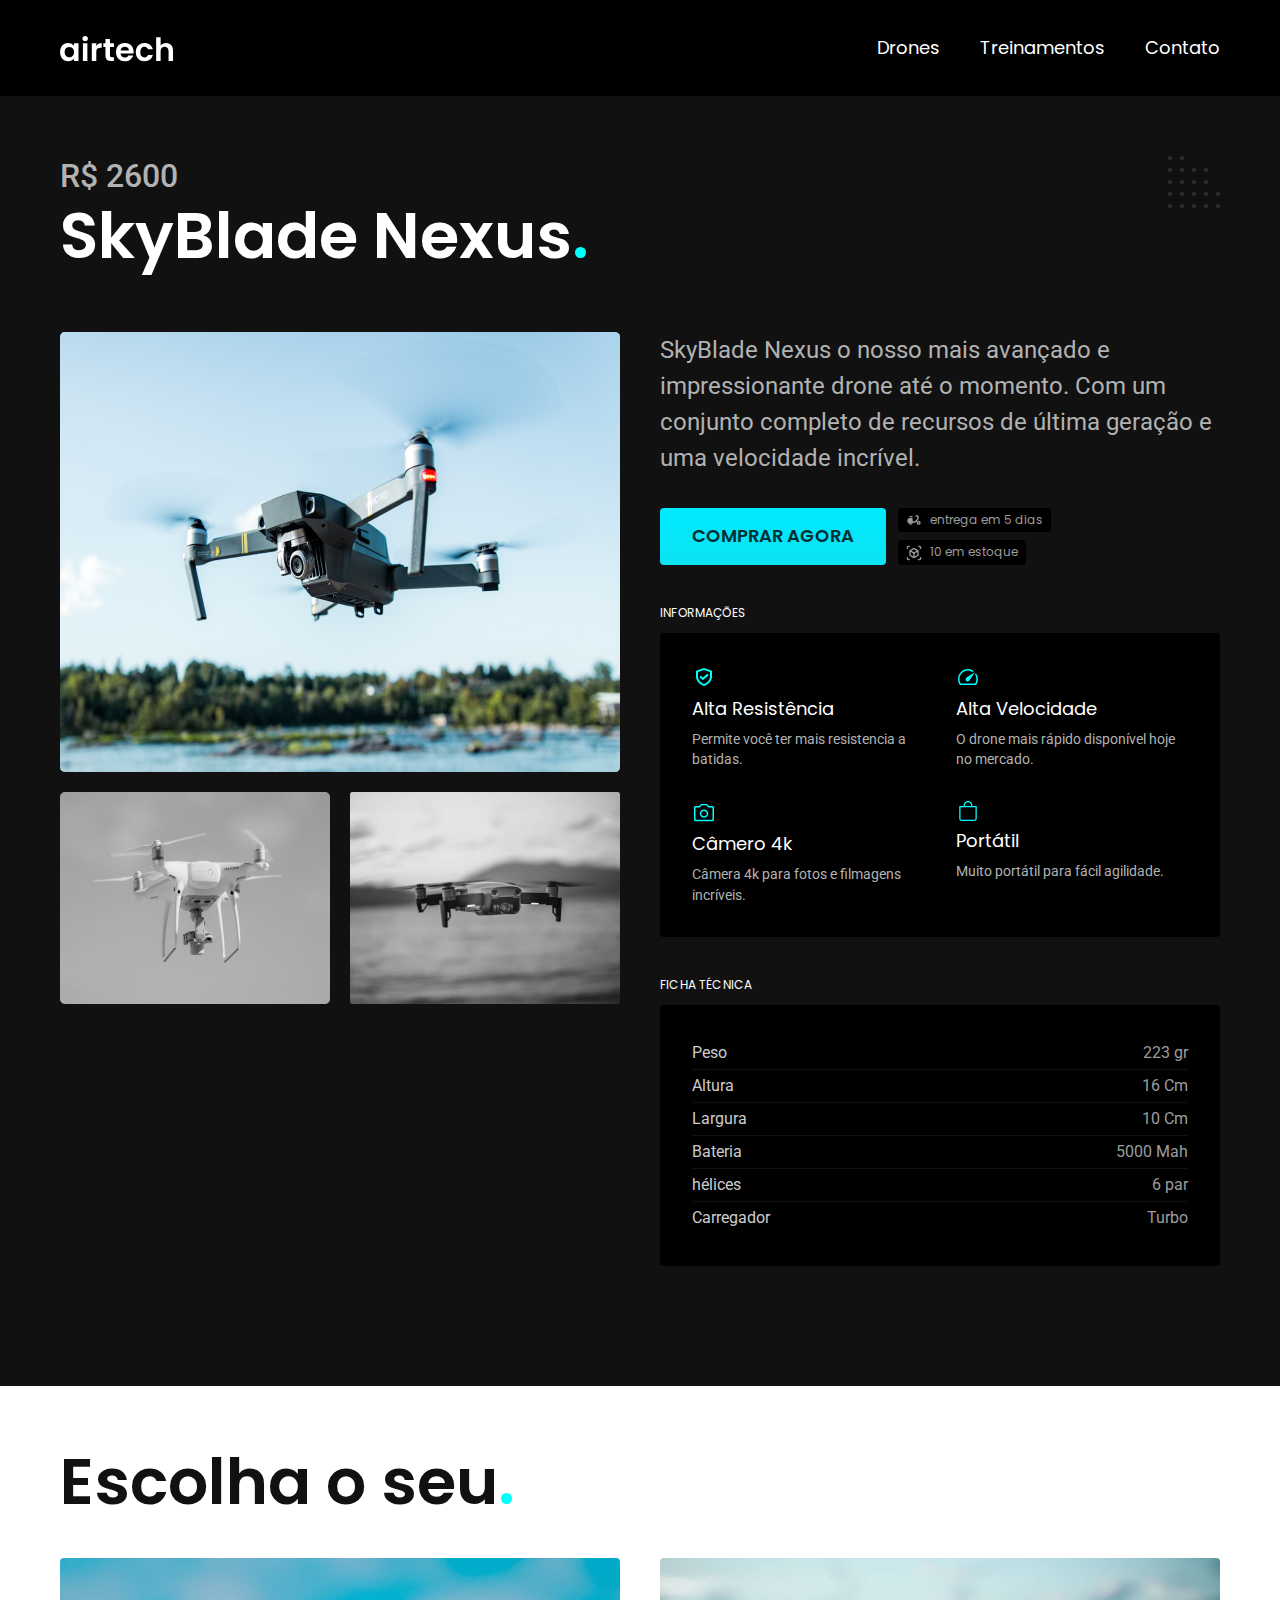
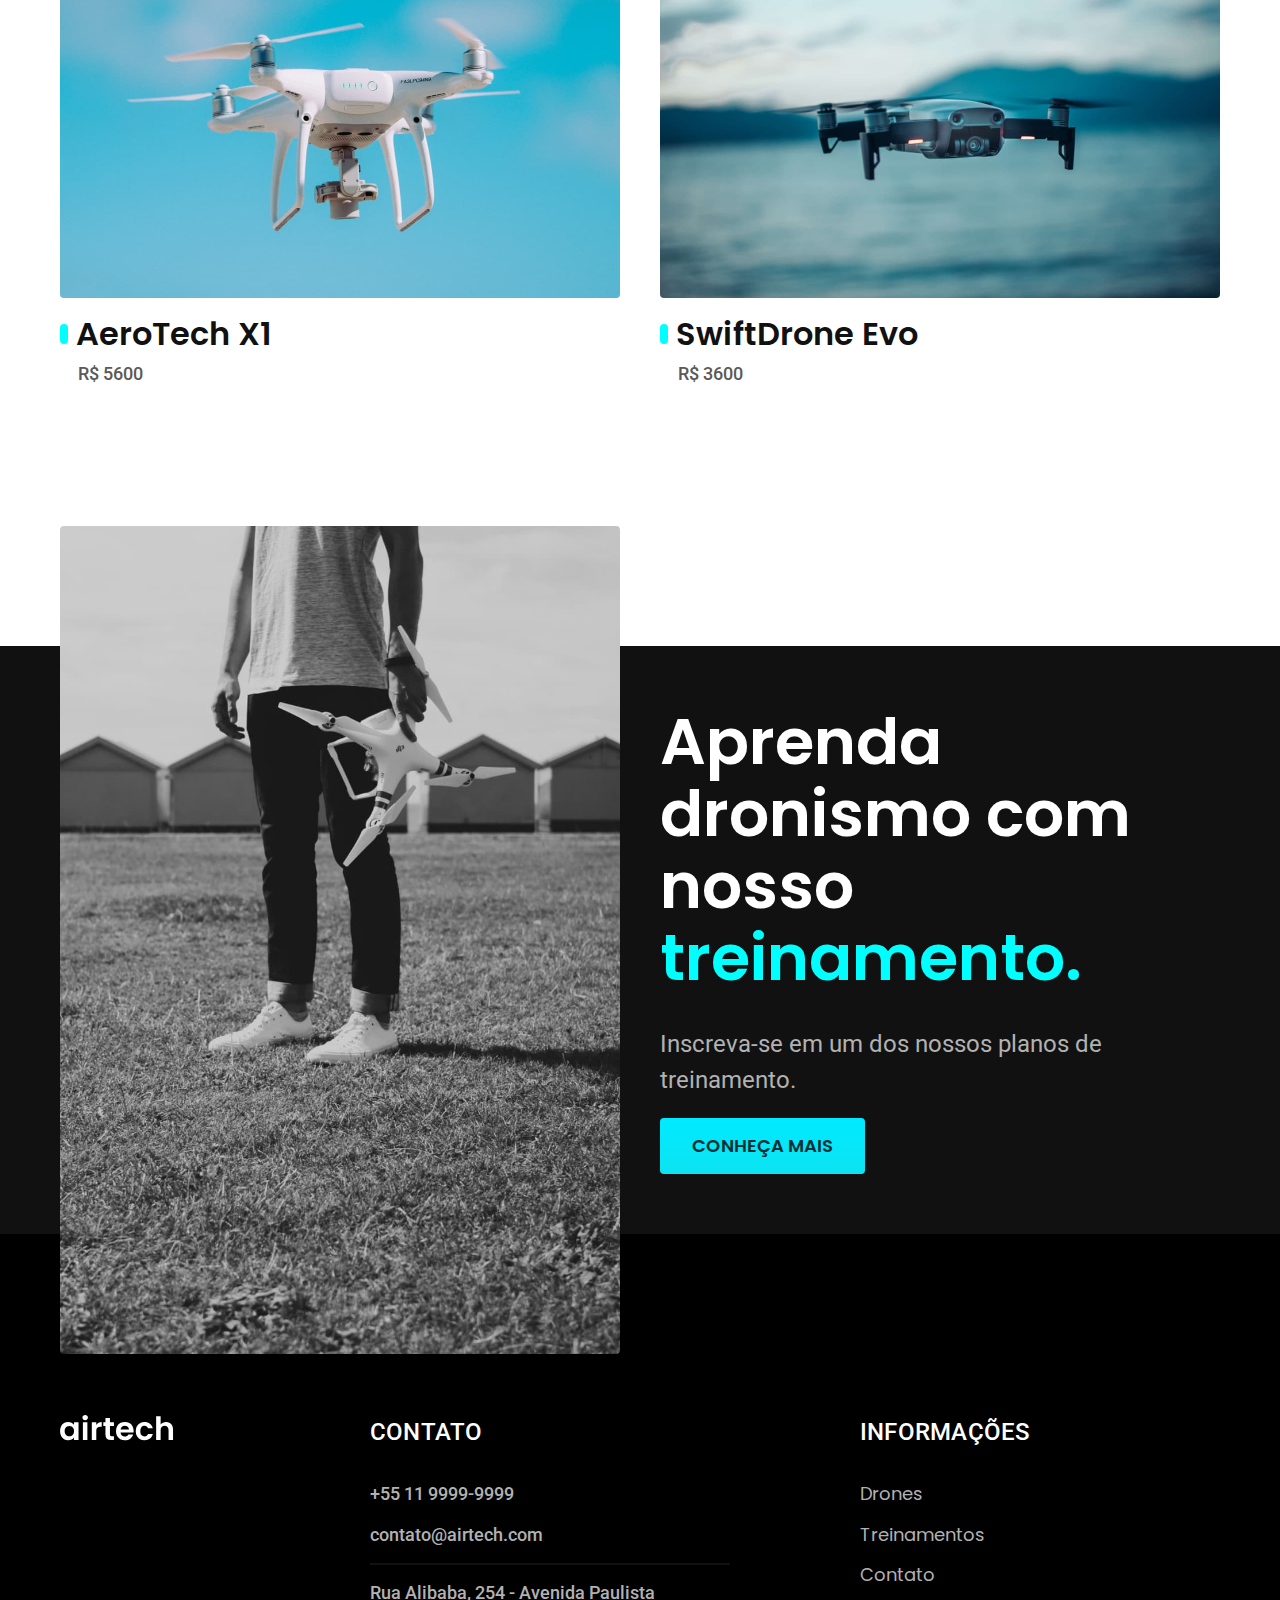
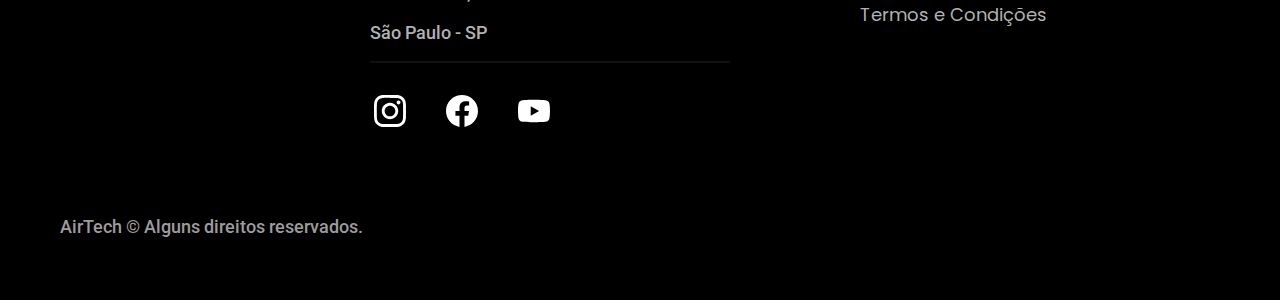
<file: drones/skyblade.html>
<!DOCTYPE html>

<!DOCTYPE html>
<html lang="pt-br">
  <head>
    <meta charset="UTF-8" />
    <meta name="viewport" content="width=device-width, initial-scale=1.0" />
    <title>SkyBlade Nexus | Airtech</title>
    <meta name="description" content="SkyBlade Nexus" />

    <link rel="stylesheet" href="../css/style.min.css" />
    <script>
      document.documentElement.classList.add("js");
    </script>
  </head>

  <link rel="icon" href="../favicon.svg?v=2" type="image/svg+xml" />
  <link rel="preconnect" href="https://fonts.googleapis.com" />
  <link rel="preconnect" href="https://fonts.gstatic.com" crossorigin />
  <link
    href="https://fonts.googleapis.com/css2?family=Merriweather:ital,wght@1,900&family=Poppins:wght@400;600&family=Roboto:wght@400;500&display=swap"
    rel="stylesheet"
  />

  <body id="drone">
    <header class="header-bg">
      <div class="header container">
        <a href="../">
          <img src="../img/airtech.svg" alt="airtech" />
        </a>

        <nav aria-label="primaria">
          <ul class="header-menu font-1-m cor-0">
            <li><a href="../drones.html">Drones</a></li>
            <li><a href="../treinamentos.html">Treinamentos</a></li>
            <li><a href="../contato.html">Contato</a></li>
          </ul>
        </nav>
      </div>
    </header>

    <main class="titulo-bg">
      <div>
        <div class="titulo container">
          <p class="font-2-xl cor-5">R$ 2600</p>
          <h1 class="font-1-xxl cor-0">
            SkyBlade Nexus<span class="cor-p1">.</span>
          </h1>
        </div>
      </div>
      <div class="drone container">
        <div class="drone-imagens">
          <img src="../img/drone/skyblade.jpg" alt="Drone 1" />
          <img src="../img/drone/aerotechcinza.png" alt="Drone 2" />
          <img src="../img/drone/swiftdronecinza.png" alt="Drone 3" />
        </div>
        <div class="drone-conteudo">
          <p class="font-2-l cor-5">
            SkyBlade Nexus o nosso mais avançado e impressionante drone até o
            momento. Com um conjunto completo de recursos de última geração e
            uma velocidade incrível.
          </p>
          <div class="drone-comprar">
            <a
              class="botao"
              href="../orcamento.html?tipo=airtech&produto=skyblade"
              >Comprar Agora</a
            >
            <span class="font-1-xs cor-6"
              ><img src="../img/icones/entrega.svg" alt="" />entrega em 5
              dias</span
            >
            <span class="font-1-xs cor-6"
              ><img src="../img/icones/estoque.svg" alt="" />10 em estoque</span
            >
          </div>

          <h2 class="font-1-xs cor-0">Informações</h2>
          <ul class="drone-informacoes">
            <li>
              <img src="../img/icones/escudo1.svg" alt="" />
              <h3 class="font-1-m cor-0">Alta Resistência</h3>
              <p class="font-2-xs cor-5">
                Permite você ter mais resistencia a batidas.
              </p>
            </li>
            <li>
              <img src="../img/icones/velocidade.svg" alt="" />
              <h3 class="font-1-m cor-0">Alta Velocidade</h3>
              <p class="font-2-xs cor-5">
                O drone mais rápido disponível hoje no mercado.
              </p>
            </li>
            <li>
              <img src="../img/icones/camera2.svg" alt="" />
              <h3 class="font-1-m cor-0">Câmero 4k</h3>
              <p class="font-2-xs cor-5">
                Câmera 4k para fotos e filmagens incríveis.
              </p>
            </li>
            <li>
              <img src="../img/icones/bag1.svg" alt="" />
              <h3 class="font-1-m cor-0">Portátil</h3>
              <p class="font-2-xs cor-5">
                Muito portátil para fácil agilidade.
              </p>
            </li>
          </ul>
          <h2 class="font-1-xs cor-0">Ficha técnica</h2>
          <ul class="drone-ficha font-2-s cor-4">
            <li>Peso <span>223 gr</span></li>
            <li>Altura <span>16 Cm</span></li>
            <li>Largura <span>10 Cm</span></li>
            <li>Bateria <span>5000 Mah</span></li>
            <li>hélices <span>6 par</span></li>
            <li>Carregador <span>Turbo</span></li>
          </ul>
        </div>
      </div>
    </main>

    <article class="drones-lista container">
      <h2 class="font-1-xxl">Escolha o seu<span class="cor-p1">.</span></h2>

      <ul>
        <li>
          <a href="./aerotech.html">
            <img src="../img/Drones/aerotech.jpg" alt="Drone AeroTech x1" />
            <h3 class="font-1-xl">AeroTech X1</h3>
            <span class="font-2-m cor-8">R$ 5600</span>
          </a>
        </li>
        <li>
          <a href="./swiftdrone.html">
            <img
              src="../img/Drones/swiftdrone.jpg"
              alt="Drone SwiftDrone Evo"
            />
            <h3 class="font-1-xl">SwiftDrone Evo</h3>
            <span class="font-2-m cor-8">R$ 3600</span>
          </a>
        </li>
      </ul>
    </article>

    <article class="treinamento-bg">
      <div class="treinamento container">
        <div class="treinamento-imagem">
          <img
            src="../img/fotos/treinamento.jpg"
            alt="Pessoa parada segurando um drone"
          />
        </div>
        <div class="treinamento-conteudo">
          <h2 class="font-1-xxl cor-0">
            Aprenda dronismo com nosso <span class="cor-p1">treinamento.</span>
          </h2>
          <p class="font-2-l cor-5">
            Inscreva-se em um dos nossos planos de treinamento.
          </p>
          <a class="botao" href="../treinamentos.html">CONHEÇA MAIS</a>
        </div>
      </div>
    </article>

    <footer class="footer-bg">
      <div class="footer container">
        <img src="../img/airtech.svg" alt="airtech" />
        <div class="footer-contato">
          <h3 class="font-2-l-b cor-0">Contato</h3>
          <ul class="font-2-m cor-5">
            <li><a href="tel: +551199999999">+55 11 9999-9999</a></li>
            <li>
              <a href="mailto:contato@airtech.com ">contato@airtech.com</a>
            </li>
            <li>Rua Alibaba, 254 - Avenida Paulista</li>
            <li>São Paulo - SP</li>
          </ul>
          <div class="footer-rede">
            <a href=""
              ><img src="../img/redes/instagram.svg" alt="Instagram" />
            </a>
            <a href=""
              ><img src="../img/redes/facebook.svg" alt="Facebook" />
            </a>
            <a href=""><img src="../img/redes/youtube.svg" alt="Youtube" /> </a>
          </div>
        </div>
        <div class="footer-informacoes">
          <h3 class="font-2-l-b cor-0">Informações</h3>
          <nav>
            <ul class="font-1-m cor-5">
              <li><a href="../drones.html">Drones</a></li>
              <li><a href="../treinamentos.html">Treinamentos</a></li>
              <li><a href="../contato.html">Contato</a></li>
              <li><a href="../termos.html">Termos e Condições</a></li>
            </ul>
          </nav>
        </div>
        <p class="footer-copy font-2-m cor-6">
          AirTech © Alguns direitos reservados.
        </p>
      </div>
    </footer>
    <script src="../js/script.js"></script>
  </body>
</html>
</file>
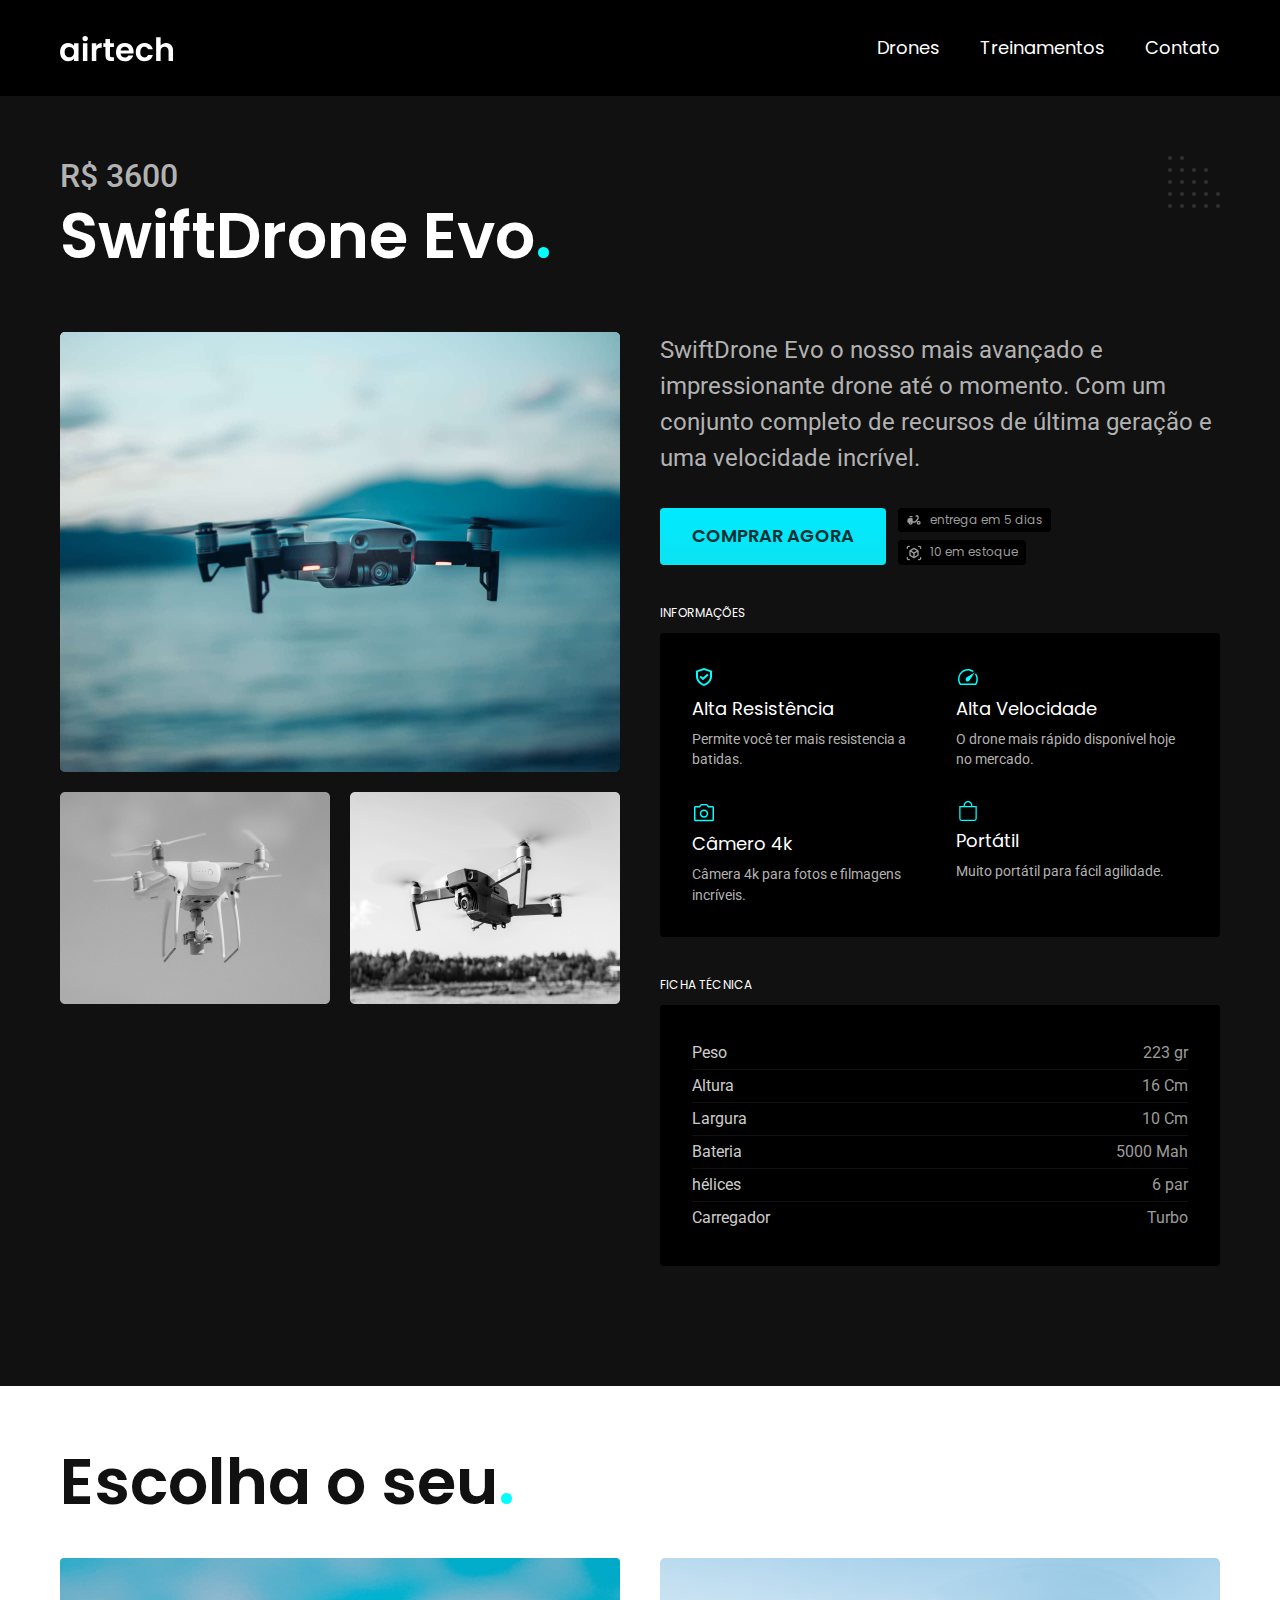
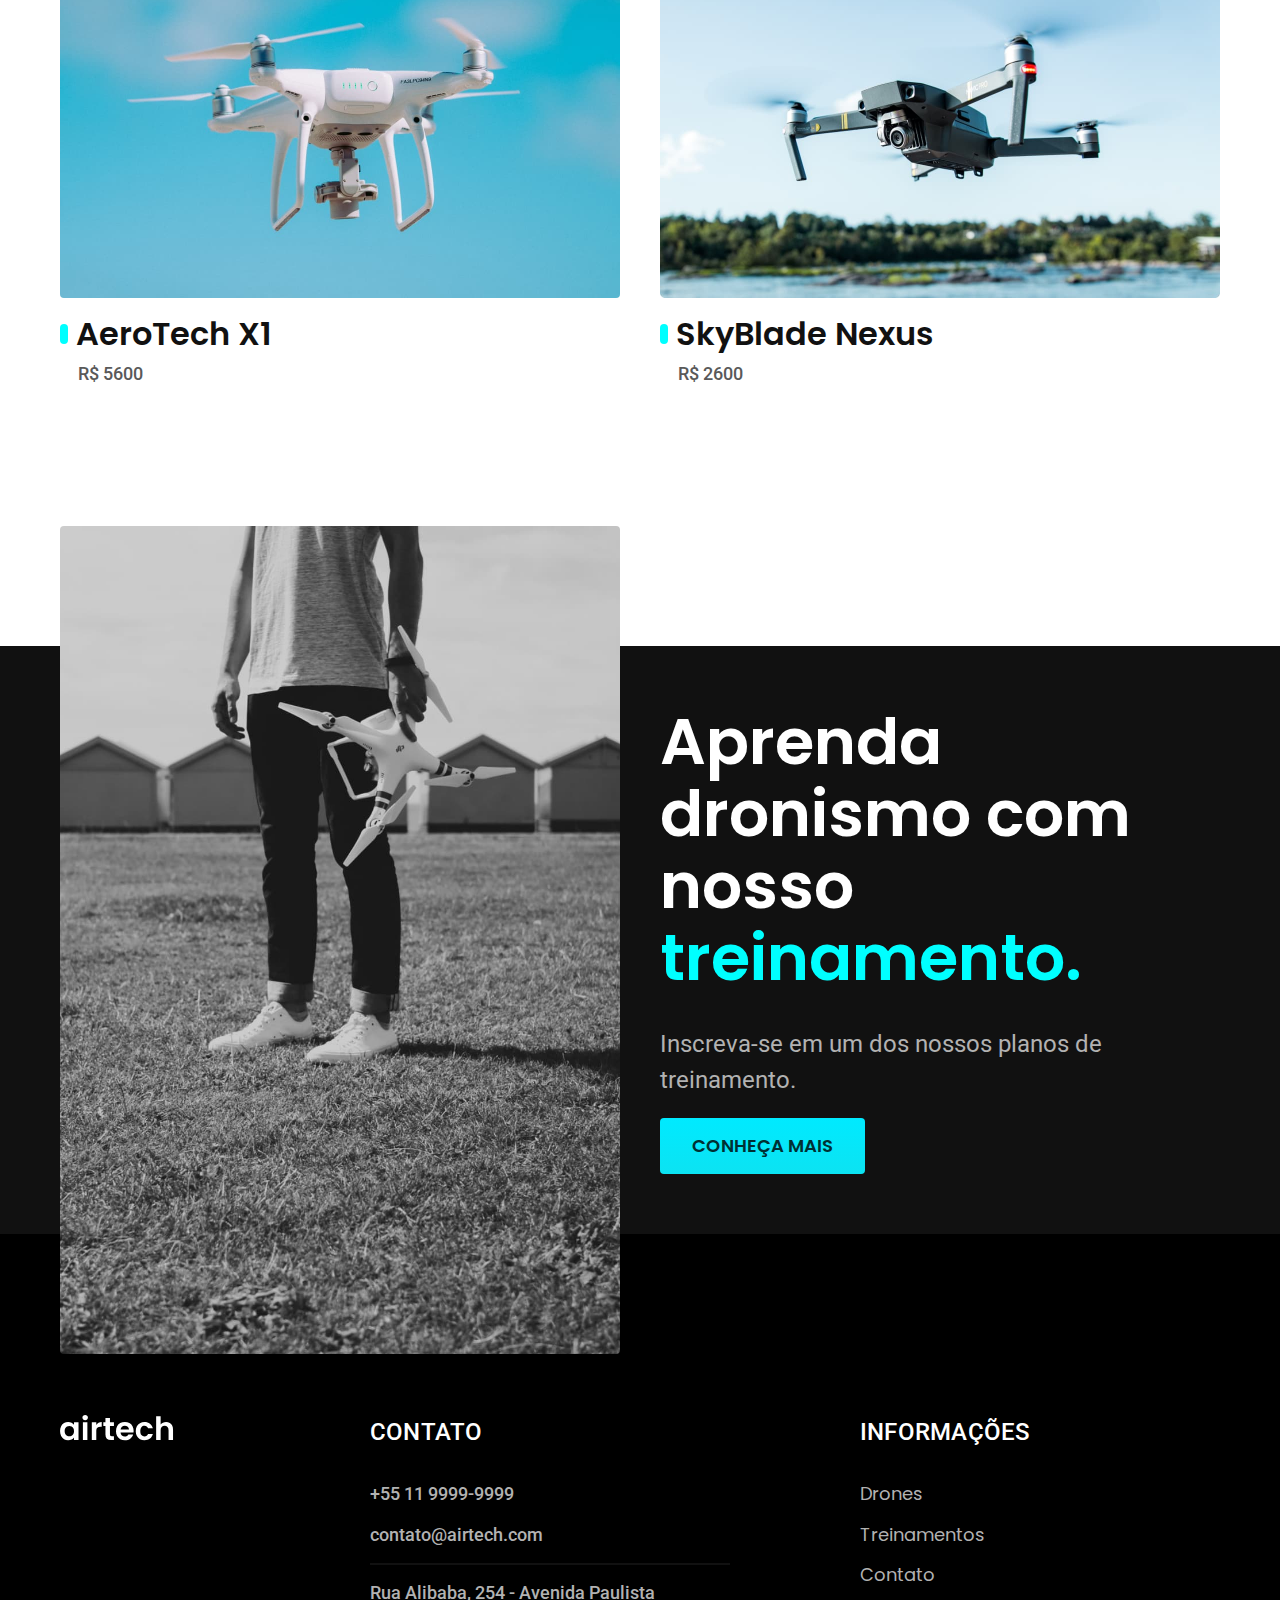
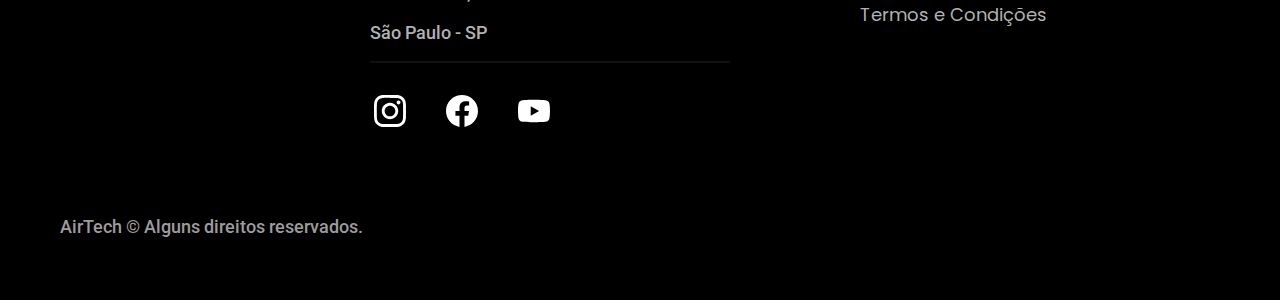
<file: drones/swiftdrone.html>
<!DOCTYPE html>

<!DOCTYPE html>
<html lang="pt-br">
  <head>
    <meta charset="UTF-8" />
    <meta name="viewport" content="width=device-width, initial-scale=1.0" />
    <title>SwiftDrone Evo | Airtech</title>
    <meta name="description" content="SwiftDrone Evo" />

    <link rel="stylesheet" href="../css/style.min.css" />
    <script>
      document.documentElement.classList.add("js");
    </script>
  </head>

  <link rel="icon" href="../favicon.svg?v=2" type="image/svg+xml" />
  <link rel="preconnect" href="https://fonts.googleapis.com" />
  <link rel="preconnect" href="https://fonts.gstatic.com" crossorigin />
  <link
    href="https://fonts.googleapis.com/css2?family=Merriweather:ital,wght@1,900&family=Poppins:wght@400;600&family=Roboto:wght@400;500&display=swap"
    rel="stylesheet"
  />

  <body id="drone">
    <header class="header-bg">
      <div class="header container">
        <a href="../">
          <img src="../img/airtech.svg" alt="airtech" />
        </a>

        <nav aria-label="primaria">
          <ul class="header-menu font-1-m cor-0">
            <li><a href="../drones.html">Drones</a></li>
            <li><a href="../treinamentos.html">Treinamentos</a></li>
            <li><a href="../contato.html">Contato</a></li>
          </ul>
        </nav>
      </div>
    </header>

    <main class="titulo-bg">
      <div>
        <div class="titulo container">
          <p class="font-2-xl cor-5">R$ 3600</p>
          <h1 class="font-1-xxl cor-0">
            SwiftDrone Evo<span class="cor-p1">.</span>
          </h1>
        </div>
      </div>
      <div class="drone container">
        <div class="drone-imagens">
          <img src="../img/drone/swiftdrone.jpg" alt="Drone 1" />
          <img src="../img/drone/aerotechcinza.png" alt="Drone 2" />
          <img src="../img/drone/skybladecinza.png" alt="Drone 3" />
        </div>
        <div class="drone-conteudo">
          <p class="font-2-l cor-5">
            SwiftDrone Evo o nosso mais avançado e impressionante drone até o
            momento. Com um conjunto completo de recursos de última geração e
            uma velocidade incrível.
          </p>
          <div class="drone-comprar">
            <a
              class="botao"
              href="../orcamento.html?tipo=airtech&produto=swiftdrone"
              >Comprar Agora</a
            >
            <span class="font-1-xs cor-6"
              ><img src="../img/icones/entrega.svg" alt="" />entrega em 5
              dias</span
            >
            <span class="font-1-xs cor-6"
              ><img src="../img/icones/estoque.svg" alt="" />10 em estoque</span
            >
          </div>

          <h2 class="font-1-xs cor-0">Informações</h2>
          <ul class="drone-informacoes">
            <li>
              <img src="../img/icones/escudo1.svg" alt="" />
              <h3 class="font-1-m cor-0">Alta Resistência</h3>
              <p class="font-2-xs cor-5">
                Permite você ter mais resistencia a batidas.
              </p>
            </li>
            <li>
              <img src="../img/icones/velocidade.svg" alt="" />
              <h3 class="font-1-m cor-0">Alta Velocidade</h3>
              <p class="font-2-xs cor-5">
                O drone mais rápido disponível hoje no mercado.
              </p>
            </li>
            <li>
              <img src="../img/icones/camera2.svg" alt="" />
              <h3 class="font-1-m cor-0">Câmero 4k</h3>
              <p class="font-2-xs cor-5">
                Câmera 4k para fotos e filmagens incríveis.
              </p>
            </li>
            <li>
              <img src="../img/icones/bag1.svg" alt="" />
              <h3 class="font-1-m cor-0">Portátil</h3>
              <p class="font-2-xs cor-5">
                Muito portátil para fácil agilidade.
              </p>
            </li>
          </ul>
          <h2 class="font-1-xs cor-0">Ficha técnica</h2>
          <ul class="drone-ficha font-2-s cor-4">
            <li>Peso <span>223 gr</span></li>
            <li>Altura <span>16 Cm</span></li>
            <li>Largura <span>10 Cm</span></li>
            <li>Bateria <span>5000 Mah</span></li>
            <li>hélices <span>6 par</span></li>
            <li>Carregador <span>Turbo</span></li>
          </ul>
        </div>
      </div>
    </main>

    <article class="drones-lista container">
      <h2 class="font-1-xxl">Escolha o seu<span class="cor-p1">.</span></h2>

      <ul>
        <li>
          <a href="./aerotech.html">
            <img src="../img/Drones/aerotech.jpg" alt="AeroTech X1" />
            <h3 class="font-1-xl">AeroTech X1</h3>
            <span class="font-2-m cor-8">R$ 5600</span>
          </a>
        </li>
        <li>
          <a href="./skyblade.html">
            <img src="../img/Drones/skyblade.jpg" alt="Drone SkyBlade Nexus" />
            <h3 class="font-1-xl">SkyBlade Nexus</h3>
            <span class="font-2-m cor-8">R$ 2600</span>
          </a>
        </li>
      </ul>
    </article>

    <article class="treinamento-bg">
      <div class="treinamento container">
        <div class="treinamento-imagem">
          <img
            src="../img/fotos/treinamento.jpg"
            alt="Pessoa parada segurando um drone"
          />
        </div>
        <div class="treinamento-conteudo">
          <h2 class="font-1-xxl cor-0">
            Aprenda dronismo com nosso <span class="cor-p1">treinamento.</span>
          </h2>
          <p class="font-2-l cor-5">
            Inscreva-se em um dos nossos planos de treinamento.
          </p>
          <a class="botao" href="../treinamentos.html">CONHEÇA MAIS</a>
        </div>
      </div>
    </article>

    <footer class="footer-bg">
      <div class="footer container">
        <img src="../img/airtech.svg" alt="airtech" />
        <div class="footer-contato">
          <h3 class="font-2-l-b cor-0">Contato</h3>
          <ul class="font-2-m cor-5">
            <li><a href="tel: +551199999999">+55 11 9999-9999</a></li>
            <li>
              <a href="mailto:contato@airtech.com ">contato@airtech.com</a>
            </li>
            <li>Rua Alibaba, 254 - Avenida Paulista</li>
            <li>São Paulo - SP</li>
          </ul>
          <div class="footer-rede">
            <a href=""
              ><img src="../img/redes/instagram.svg" alt="Instagram" />
            </a>
            <a href=""
              ><img src="../img/redes/facebook.svg" alt="Facebook" />
            </a>
            <a href=""><img src="../img/redes/youtube.svg" alt="Youtube" /> </a>
          </div>
        </div>
        <div class="footer-informacoes">
          <h3 class="font-2-l-b cor-0">Informações</h3>
          <nav>
            <ul class="font-1-m cor-5">
              <li><a href="../drones.html">Drones</a></li>
              <li><a href="../treinamentos.html">Treinamentos</a></li>
              <li><a href="../contato.html">Contato</a></li>
              <li><a href="../termos.html">Termos e Condições</a></li>
            </ul>
          </nav>
        </div>
        <p class="footer-copy font-2-m cor-6">
          AirTech © Alguns direitos reservados.
        </p>
      </div>
    </footer>
    <script src="../js/script.js"></script>
  </body>
</html>
</file>
<file: css/style.min.css>
body{margin:0;font-family:Arial,Helvetica,sans-serif;color:#111}blockquote,dd,h1,h2,h3,h4,p,ul{margin:0}ul{margin:0;padding:0;list-style:none}a{text-decoration:none;color:inherit}img{max-width:100%;height:auto;display:block}img[src$=".jpg"]{border-radius:4px}.font-1-xs{font:400 0.75rem/1.35 Poppins,sans-serif}.font-2-xs{font:400 0.875rem/1.43 Roboto,sans-serif}.font-1-s{font:400 1rem/1.5 Poppins,sans-serif}.font-2-s{font:400 1rem/1.5 Roboto,sans-serif}.font-1-m,.font-1-m-b{font:400 1.125rem/1.35 Poppins,sans-serif}.font-1-m-b{font-weight:600}.font-2-m{font:500 1.125rem/1.35 Roboto,sans-serif}.font-1-l{font:400 1.5rem/1.5 Poppins,sans-serif}.font-2-l,.font-2-l-b{font:400 1.5rem/1.5 Roboto,sans-serif}.font-2-l-b{font-weight:500;letter-spacing:.01em;text-transform:uppercase}.font-1-xl{font:600 2rem/1.25 Poppins,sans-serif}.font-2-xl{font:500 2rem/1.25 Roboto,sans-serif}.font-1-xxl{font:600 4rem/1.125 Poppins,sans-serif}@media (max-width:1200px){.font-1-xxl{font-size:3rem}.font-2-,.font-2-l-b{font-size:1.125rem}}@media (max-width:800px){.font-1-xxl{font-size:2rem}.font-1-xl,.font-2-xl{font-size:1.5rem}}:root{--cor-0:#ffffff;--cor-1:#F7F7F7;--cor-2:#EDEDED;--cor-3:#DEDEDE;--cor-4:#CCCCCC;--cor-5:#B2B2B2;--cor-6:#9C9C9C;--cor-7:#707070;--cor-8:#595959;--cor-9:#404040;--cor-10:#2e2e2e;--cor-11:#111111;--cor-12:#000000;--cor-p0:#FFC700;--cor-p1:#00FFFF;--cor-p2:#0CEBF2;--cor-p3:#009BA6;--cor-p4:#005F66;--cor-p5:#003033}.cor-0{color:var(--cor-0)}.cor-1{color:var(--cor-1)}.cor-2{color:var(--cor-2)}.cor-3{color:var(--cor-3)}.cor-4{color:var(--cor-4)}.cor-5{color:var(--cor-5)}.cor-6{color:var(--cor-6)}.cor-7{color:var(--cor-7)}.cor-8{color:var(--cor-8)}.cor-9{color:var(--cor-9)}.cor-10{color:var(--cor-10)}.cor-11{color:var(--cor-11)}.cor-12{color:var(--cor-12)}.cor-p0{color:var(--cor-p0)}.cor-p1{color:var(--cor-p1)}.cor-p2{color:var(--cor-p2)}.cor-p3{color:var(--cor-p3)}.cor-p4{color:var(--cor-p4)}.cor-p5{color:var(--cor-p5)}.js .fadeInDown{transform:translate3d(0,-20px,0)}.js .fadeInUp{transform:translate3d(0,20px,0)}.js .fadeInRight{transform:translate3d(20px,0,0)}.js .fadeInLeft{transform:translate3d(-20px,0,0)}.js [data-anime]{opacity:0}.js .anime{opacity:1;transform:none;transition:transform .8s,opacity .8s}.header-bg{background-color:var(--cor-12)}.header{display:flex;flex-wrap:wrap;gap:20px;justify-content:space-between;align-items:center;padding-top:20px;padding-bottom:20px}.header-menu{display:flex;flex-wrap:wrap;gap:40px}.header-menu a{display:inline-block;padding:16px 0;position:relative}.header-menu a:after{content:'';display:block;height:2px;width:0;background:var(--cor-0);margin-top:4px;transition:.3s;position:absolute}.header-menu a.ativo::after,.header-menu a:hover::after{width:100%}@media (max-width:800px){.header-menu{gap:20px}.header-menu a{background:var(--cor-11);padding:12px 16px;border-radius:4px}.header-menu a:hover{background-color:var(--cor-10)}.header-menu a:after{display:none}}@media (max-width:600px){.header-menu{gap:12px}.header-menu a{padding:8px 12px}}.footer-bg{background-color:var(--cor-12)}.footer{display:grid;grid-template-columns:3fr 5fr 4fr;gap:40px;padding-top:60px;padding-bottom:60px}.footer h3{margin-bottom:32px}.footer-contato ul{margin-bottom:32px}.footer-contato li:nth-child(2n):after{content:"";display:block;max-width:360px;height:2px;background:var(--cor-11);margin-top:16px}.footer li{margin-bottom:16px}.footer-rede{display:flex;gap:32px}.footer a:hover{color:var(--cor-0)}.footer-copy{grid-column:1/-1;margin-top:40px}@media(max-width:800px){.footer>img{display:none}.footer{grid-template-columns:1fr 1fr}}@media(max-width:800px){.footer{grid-template-columns:1fr;gap:60px}.footer-copy{margin-top:0}}.container{box-sizing:border-box;max-width:1200px;padding-left:20px;padding-right:20px;margin-left:auto;margin-right:auto}.botao{display:inline-block;padding:16px 32px;background:linear-gradient(#00eaff,#0ce3f2);border-radius:4px;box-shadow:0 1px 2px rgba(0,0,0,0,.1);text-transform:uppercase;color:var(--cor-p5);font:600 1.125rem/1.35 Poppins,sans-serif;max-width:max-content;border:none;cursor:pointer}.botao:hover{background:linear-gradient(#09d6e8,#0cd8eb)}.botao.secundario{background:var(--cor-10);color:var(--cor-2)}.botao.secundario:hover{background:var(--cor-9)}.botao.seta{display:flex;align-items:center}.botao.seta::after{content:"";display:inline-block;width:18px;height:10px;margin-left:12px;background:url("../img/icones/seta.svg");transition:transform .2s}.botao.seta:hover::after{transform:translateX(4px)}@media (max-width:600px){.botao{padding:12px 16px;font-size:1rem}}.link{display:inline-block;color:var(--cor-p1);font:500 1.5rem/1.5 Poppins,sans-serif;text-transform:uppercase}.link::after{content:"";display:block;width:100%;height:4px;background-color:currentColor}.link:hover{color:var(--cor-0)}.titulo-bg{background-color:var(--cor-11);padding-top:60px;padding-bottom:60px}.titulo{background:url("../img/dec/top-right.svg") no-repeat top right 20px}.titulo p{margin-bottom:4px}@media(max-width:800px){.titulo-bg{padding-top:40px;padding-bottom:40px}.titulo p{font-size:1rem;text-transform:lowercase;font-weight:400}}.form{display:grid;grid-template-columns:1fr 1fr;gap:20px}.form .col-2{grid-column:span 2}.form label{display:block;font:600 1rem/1.5 Poppins,sans-serif;margin-bottom:4px}.form input[type=email],.form input[type=text],.form textarea{font:400 1rem/1.5 Roboto,sans-serif;background:var(--cor-1);border:1px solid var(--cor-2);padding:12px;border-radius:4px;width:100%;box-sizing:border-box}.form input[type=email]:focus,.form input[type=text]:focus,.form textarea:focus{outline:0;border-color:var(--cor-p1);background:var(--cor-0);box-shadow:0 0 0 2px #97fcfc}@media (max-width:600px){.form{grid-template-columns:1fr}.form .col-2{grid-column:1}}.introducao-bg{background:var(--cor-12) url('../img/dec/bottom-left.svg') no-repeat bottom 160px left 20px;box-shadow:inset 0 -120px var(--cor-0)}.introducao{display:grid;grid-template-columns:1fr 1fr;gap:0 40px}.introducao-conteudo{align-self:end;padding-bottom:200px}.introducao img{width:100%;height:100%;object-fit:cover}.introducao h1{margin-bottom:32px}.introducao p{margin-bottom:20px}@media (max-width:800px){.introducao-bg{background:var(--cor-11);padding-top:40px;box-shadow:inset 0 -60px #fff}.introducao{grid-template-columns:1fr;gap:32px}.introducao-conteudo{padding-bottom:0}.introducao h1{margin-bottom:16px}.introducao img{height:300px;width:100%}}.tecnologia-bg{background-color:var(--cor-11);box-shadow:inset 0 80px var(--cor-0),inset 0 -80px var(--cor-0)}.tecnologia{display:grid;grid-template-columns:1fr 1fr;gap:40px}.tecnologia-imagem img{width:100%;height:100%;object-fit:cover;object-position:left}.tecnologia-conteudo{padding-top:160px;padding-bottom:160px}.tecnologia-conteudo>span{display:block;margin-bottom:20px}.tecnologia-conteudo h2{margin-bottom:32px}.tecnologia-conteudo>p{margin-bottom:20px}.tecnologia-conteudo a{margin-bottom:80px}.tecnologia-vantagens{display:flex;gap:40px}.tecnologia-vantagens h3{margin-bottom:8px;width:max-content}.tecnologia-vantagens img{width:24px;margin-bottom:8px}@media (max-width:800px){.tecnologia-bg{box-shadow:initial}.tecnologia{grid-template-columns:1fr}.tecnologia-conteudo{padding-top:60px;padding-bottom:60px}.tecnologia-imagem{display:none}.tecnologia-conteudo a{margin-bottom:60px}}@media (max-width:600px){.tecnologia-vantagens{flex-direction:column}}.parceiros{padding-top:60px;padding-bottom:120px}.parceiros h2{margin-bottom:60px}.parceiros ul{padding:0 20px;max-width:1400px;display:grid;grid-template-columns:repeat(4,1fr);margin:0 auto}.parceiros li{padding:32px;display:flex;border-left:2px solid var(--cor-2)}.parceiros img{margin:auto}.parceiros li:first-child,.parceiros li:nth-child(5){border-left:none}.parceiros li:nth-child(n+5){border-top:2px solid var(--cor-2)}@media(max-width:800px){.parceiros{padding-bottom:60px}.parceiros li{padding:20px}.parceiros h2{margin-bottom:20px}.parceiros ul{grid-template-columns:repeat(2,1fr)}.parceiros li:nth-child(n+3){border-top:2px solid var(--cor-2)}.parceiros li:nth-child(odd){border-left:none}}.depoimento{display:grid;grid-template-columns:1fr 1fr;background-color:var(--cor-p1);overflow:hidden}.depoimento img{width:100%;height:100%;object-fit:cover;border-radius:0}.depoimento-conteudo{padding:40px 40px 80px 80px;align-self:end;background:url('../img/dec/bottom-right-p.svg') no-repeat bottom 40px right 40px}.depoimento-conteudo p{max-width:32ch;font-family:Merriweather,serif;font-style:italic;font-weight:900;margin-bottom:32px;position:relative}.depoimento p::after,.depoimento p::before{font-size:5rem;color:var(--cor-p2);position:absolute}.depoimento p::before{content:"“";left:-50px;top:-20px}.depoimento p::after{content:"”"}@media (min-width:1200px){.depoimento img{max-height:520px}}@media (max-width:800px){.depoimento{grid-template-columns:1fr;text-align:center}.depoimento img{max-height:300px}.depoimento-conteudo{padding:40px 20px;justify-self:center}}.drones-lista{padding-top:60px;padding-bottom:120px}.drones-lista h2{margin-bottom:40px}.drones-lista ul{display:flex;gap:40px;padding:0 20px 20px 20px;max-width:1400px;margin-left:auto;margin-right:auto;overflow-x:auto}#drone .drones-lista ul{padding:0 0 20px 0}.drones-lista li{min-width:280px}.drones-lista a{display:block}.drones-lista img{margin-bottom:16px}.drones-lista h3{margin-bottom:8px;display:flex;align-items:center}.drones-lista h3::before{content:'';display:inline-block;height:20px;width:8px;background-color:var(--cor-p1);margin-right:8px;border-radius:5px;transition:.2s}.drones-lista a:hover h3::before{height:24px;margin-right:12px}.drones-lista li span{padding-left:18px}@media (max-width:800px){.drones-lista{padding-bottom:60px}.drones-lista ul{gap:20px}}.drones-bg{background-image:linear-gradient(to right,var(--cor-0)20%,var(--cor-11) 0)}.drones{display:grid;grid-template-columns:1fr 1fr;gap:40px;padding-top:60px;padding-bottom:60px;background:url("../img/dec/top-right.svg") no-repeat top 40px right 20px}.drones-imagem{display:grid}.drones-imagem img{grid-area:1/1}.drones-imagem span{grid-area:1/1;place-self:start end;margin-top:20px;display:inline-block;background:var(--cor-12);padding:8px 16px 8px 8px;border-radius:4px 0 0 4px}.drones-conteudo{display:grid;grid-template-columns:1fr auto;align-content:start}.drones h2,.drones p{grid-column:1/-1}.drones h2{margin-bottom:20px}.drones h2::before{content:"";display:block;background-color:var(--cor-p1);width:20px;height:8px;margin-bottom:8px;border-radius:5px}.drones p{margin-bottom:32px}.drones a{place-self:end}.drones li{display:flex;align-items:center;gap:8px}.drones ul{display:grid;gap:16px}.drones-conteudo img{padding-bottom:2px;margin-right:8px}@media (max-width:800px){.drones-bg{background:var(--cor-11)}.drones{grid-template-columns:1fr;gap:20px;padding-top:40px;padding-bottom:40px}}@media (max-width:600px){.drones-conteudo{grid-template-columns:1fr}.drones ul{font-size:1rem;grid-template-columns:1fr 1fr;margin-bottom:32px}.drones a{place-self:start}}.drone{display:grid;grid-template-columns:1fr 1fr;align-items:start;gap:40px;padding-top:60px;padding-bottom:60px}#drone .titulo p{text-transform:uppercase}.drone-imagens{display:flex;flex-wrap:wrap;gap:20px}.drone-imagens img{flex:1;min-width:200px}.drone-imagens img:first-child{min-width:100%}.drone-conteudo>p{margin-bottom:32px}.drone-comprar{display:grid;grid-template-columns:max-content auto;align-items:center;justify-items:start;gap:8px 12px;margin-bottom:40px}.drone-comprar a{grid-row:span 2}.drone-comprar span{display:flex;align-items:center;background-color:var(--cor-12);gap:8px;padding:4px 8px;border-radius:4px}.drone-conteudo h2{text-transform:uppercase;letter-spacing:.015em;margin-bottom:12px}.drone-ficha,.drone-informacoes{padding:32px;background-color:var(--cor-12);border-radius:4px}.drone-informacoes{margin-bottom:40px;display:grid;grid-template-columns:1fr 1fr;gap:32px}.drone-informacoes img{width:24px;margin-bottom:8px}.drone-informacoes h3{margin-bottom:8px}.drone-ficha li{padding:4px 0;display:flex;justify-content:space-between;border-bottom:1px solid var(--cor-11)}.drone-ficha li:last-child{border-bottom:none}.drone-ficha span{color:var(--cor-6)}@media (max-width:800px){.drone{grid-template-columns:1fr;padding-top:40px;padding-bottom:40px}.drone-imagens{grid-row:2}}@media (max-width:400px){.drone-informacoes{grid-template-columns:1fr}.drone-comprar{grid-template-columns:1fr}}.treinamento-bg{background-color:var(--cor-11);box-shadow:inset 0 120px var(--cor-0),inset 0 -120px var(--cor-12)}.treinamento{display:grid;grid-template-columns:1fr 1fr;gap:40px}.treinamento-imagem img{width:100%;height:100%;object-fit:cover}.treinamento-conteudo{padding-top:180px;padding-bottom:180px}.treinamento h2{margin-bottom:32px}.treinamento p{margin-bottom:20px}@media (max-width:800px){.treinamento-bg{box-shadow:inset 0 -60px var(--cor-12)}.treinamento{grid-template-columns:1fr}.treinamento-conteudo{grid-row:1;padding-top:40px;padding-bottom:0}}.treinamentos-bg{background:var(--cor-11)}.treinamentos{padding-top:60px;padding-bottom:60px;display:grid;grid-template-columns:1fr 1fr;gap:40px;align-items:center}#treinamentos .treinamentos{padding-top:0}.treinamentos h2{grid-column:1/-1}.treinamentos-item{background-color:var(--cor-12);padding:32px 32px 32px 60px;display:grid;grid-template-columns:1fr auto;border-radius:4px}.treinamentos-item h3{margin-bottom:40px}.treinamentos-item span{grid-column:2;display:block;text-align:right}.treinamentos-item ul{grid-column:1/-1;margin-bottom:32px}.treinamentos-item li{display:flex;align-items:top;position:relative}.treinamentos-item li+li{margin-top:20px}.treinamentos-item li::before{content:"";display:inline-block;width:13px;height:9px;margin-top:8px;background-image:url("../img/icones/lista.svg");position:absolute;left:-21px}.treinamentos-item a{grid-column:1/-1}@media (max-width:800px){.treinamentos{grid-template-columns:1fr}}.vantagens-bg{background-color:var(--cor-12)}.vantagens{padding-top:120px;padding-bottom:120px}.vantagens h2{margin-bottom:60px}.vantagens ul{display:grid;grid-template-columns:repeat(auto-fit,minmax(280px,max-content));gap:40px 80px}.vantagens h3,.vantagens img{margin-bottom:8px}@media (max-width:800px){.vantagens{padding-top:60px;padding-bottom:60px}.vantagens h2{margin-bottom:40px}.vantagens ul{gap:20px}}.perguntas{padding-top:120px;padding-bottom:120px}.perguntas h2{margin-bottom:60px}.perguntas dl>div{padding:20px;border-radius:4px}.perguntas dl>div:nth-child(odd){background-color:var(--cor-1)}.perguntas button{display:grid;grid-template-columns:auto 1fr auto;align-items:center;gap:8px;cursor:pointer;border:none;background:0 0;width:100%;text-align:left}.perguntas button::before{content:"";display:inline-block;width:12px;height:6px;border-radius:5px;background-color:var(--cor-p1)}.perguntas button::after{content:"";display:inline-block;width:14px;height:8px;background:url('../img/icones/seta-abrir.svg') no-repeat;transition:.3s}.perguntas button:hover::after,.perguntas button[aria-expanded=true]::after{transform:rotate(180deg)}.js .perguntas dd{display:none}.js .perguntas dd.ativa{display:block}.perguntas dd{padding-left:20px;padding-top:16px;max-width:80ch}@media (max-width:800px){.perguntas{padding-top:60px;padding-bottom:60px}.perguntas h2{margin-bottom:40px}}#contato{background:linear-gradient(var(--cor-11) 600px,var(--cor-1) 0)}.contato{display:grid;grid-template-columns:5fr 7fr}.contato-dados,.contato-formulario{padding:60px;box-shadow:0 1px 2px rgba(0,0,0,.1)}.contato-dados{border-radius:5px 0 0 5px;background:var(--cor-12) url("../img/dec/bottom-left.svg") no-repeat bottom 20px left 20px}.contato-formulario{border-radius:0 5px 5px 0;background:var(--cor-0) url("../img/dec/bottom-right.svg") no-repeat bottom 20px right 20px}.contato-dados h2{margin-bottom:60px}.contato-endereco{margin-bottom:32px;padding-left:28px;background:url("../img/icones/local.svg") no-repeat 0 2px}.contato-endereco p{margin-bottom:8px}.contato-meios a{display:block;max-width:max-content;margin-bottom:8px;padding-left:28px}.contato-meios a:hover{color:var(--cor-0)}.contato-meios a:first-child{background:url("../img/icones/email.svg") no-repeat 0}.contato-meios a:nth-child(2){margin-bottom:32px}.contato-meios a:nth-child(3){background:url("../img/icones/telefone.svg") no-repeat 0;margin-bottom:60px}.contato-redes{display:flex;gap:32px;padding-left:28px}@media (max-width:800px){.contato{grid-template-columns:1fr}.contato-dados,.contato-formulario{padding:20px}.contato-dados{border-radius:5px 5px 0 0;background:var(--cor-12)}.contato-formulario{border-radius:0 0 5px 5px}.contato-dados h2,.contato-meios a:nth-child(3){margin-bottom:32px}.contato-redes{margin-bottom:12px}}.lojas{display:grid;grid-template-columns:1fr 1fr;gap:0 40px;padding-top:120px;padding-bottom:120px}.lojas h2{grid-column:1/-1;margin-bottom:60px}.lojas img{border-radius:4px 4px 0 0}.lojas-item{border-radius:4px;background:var(--cor-0);box-shadow:0 1px 2px rgba(0,0,0,.1)}.lojas-conteudo{display:grid;grid-template-columns:1fr 1fr;gap:32px 16px;padding:32px}.lojas-conteudo h3,.lojas-tempo{grid-column:1/-1}.lojas-dados{display:grid;gap:8px;border-left:2px solid var(--cor-2);padding-left:12px}.lojas-tempo{display:flex;align-items:center;gap:8px}@media (max-width:800px){.lojas{gap:20px;padding-top:60px;padding-bottom:60px}.lojas h2{margin-bottom:32px}.lojas-conteudo{grid-template-columns:1fr}}@media (max-width:600px){.lojas{grid-template-columns:1fr}}#orcamento{background:linear-gradient(var(--cor-11) 600px,var(--cor-1) 0)}.orcamento{display:grid;grid-template-columns:5fr 7fr;padding-bottom:120px}.orcamento h2{text-transform:uppercase;position:relative;display:flex;align-items:center}.orcamento h2::before{content:"";display:inline-block;width:5px;height:9px;background-color:var(--cor-p1);border-radius:5px;position:absolute;left:-12px}.orcamento-dados,.orcamento-produto{padding:60px;box-shadow:0 1px 2px rgba(0,0,0,.1)}.orcamento-produto{border-radius:5px 0 0 5px;background:var(--cor-12) url("../img/dec/bottom-left.svg") no-repeat bottom 20px left 20px;display:grid;grid-template-columns:1fr 1fr;gap:20px;align-content:start}.orcamento-produto>*{grid-column:1/-1}.orcamento-produto>label{grid-column:initial}.orcamento-produto label{font:400 1rem/1.5 Poppins,sans-serif;color:var(--cor-4);background-color:var(--cor-10);padding:12px 16px;border-radius:4px;cursor:pointer;display:grid;grid-template-columns:auto 1fr auto;align-items:center;border:1px solid var(--cor-10)}.orcamento-produto input:checked+label{background:var(--cor-0);color:var(--cor-11)}.orcamento-produto label::before{content:"";display:inline-block;box-sizing:border-box;width:12px;height:12px;border:1px solid var(--cor-6);border-radius:50%;margin-right:8px}.orcamento-produto input:checked+label::before{border-color:var(--cor-7);box-shadow:inset 0 0 0 3px var(--cor-0),inset 0 0 0 6px var(--cor-7)}.orcamento-produto label:hover{background-color:var(--cor-9);border-color:var(--cor-9)}.orcamento-produto input:focus+label{box-shadow:0 0 0 2px var(--cor-p1);border-color:var(--cor-12)}.orcamento-produto label span{display:none}.orcamento-produto input:checked+label span{display:inline-block}.orcamento-produto input{opacity:0;position:absolute;pointer-events:none}.orcamento-dados{border-radius:0 5px 5px 0;background:var(--cor-0) url("../img/dec/bottom-right.svg") no-repeat bottom 20px right 20px}.orcamento-conteudo{display:none}.orcamento-conteudo h2,.orcamento-dados h2:nth-of-type(n+2){margin-top:20px}#airtech:checked~#orcamento-airtech,#treinamento:checked~#orcamento-treinamento{display:grid;gap:20px}.orcamento-detalhes{display:none;background:var(--cor-0);padding:20px;grid-template-columns:1fr 1fr;border-radius:4px;align-items:center}.orcamento-detalhes li{display:flex;align-items:center;margin-bottom:8px}.orcamento-detalhes li img{width:18px;margin-right:8px}.orcamento-produto input:checked+label+.orcamento-detalhes{display:grid}@media (max-width:1200px){.orcamento-dados,.orcamento-produto{padding:32}}@media (max-width:800px){.orcamento{grid-template-columns:1fr}.orcamento-dados{border-radius:5px 5px 0 0}.orcamento-dados{border-radius:0 0 5px 5px}}@media (max-width:400px){.orcamento-produto{grid-template-columns:1fr}.orcamento-detalhes{grid-template-columns:1fr}}.termos{padding-top:80px;padding-bottom:80px}.termos h2{font-weight:600;margin-bottom:20px}.termos p+h2{margin-top:40px}.termos p{max-width:75ch;margin-bottom:24px}
</file>
